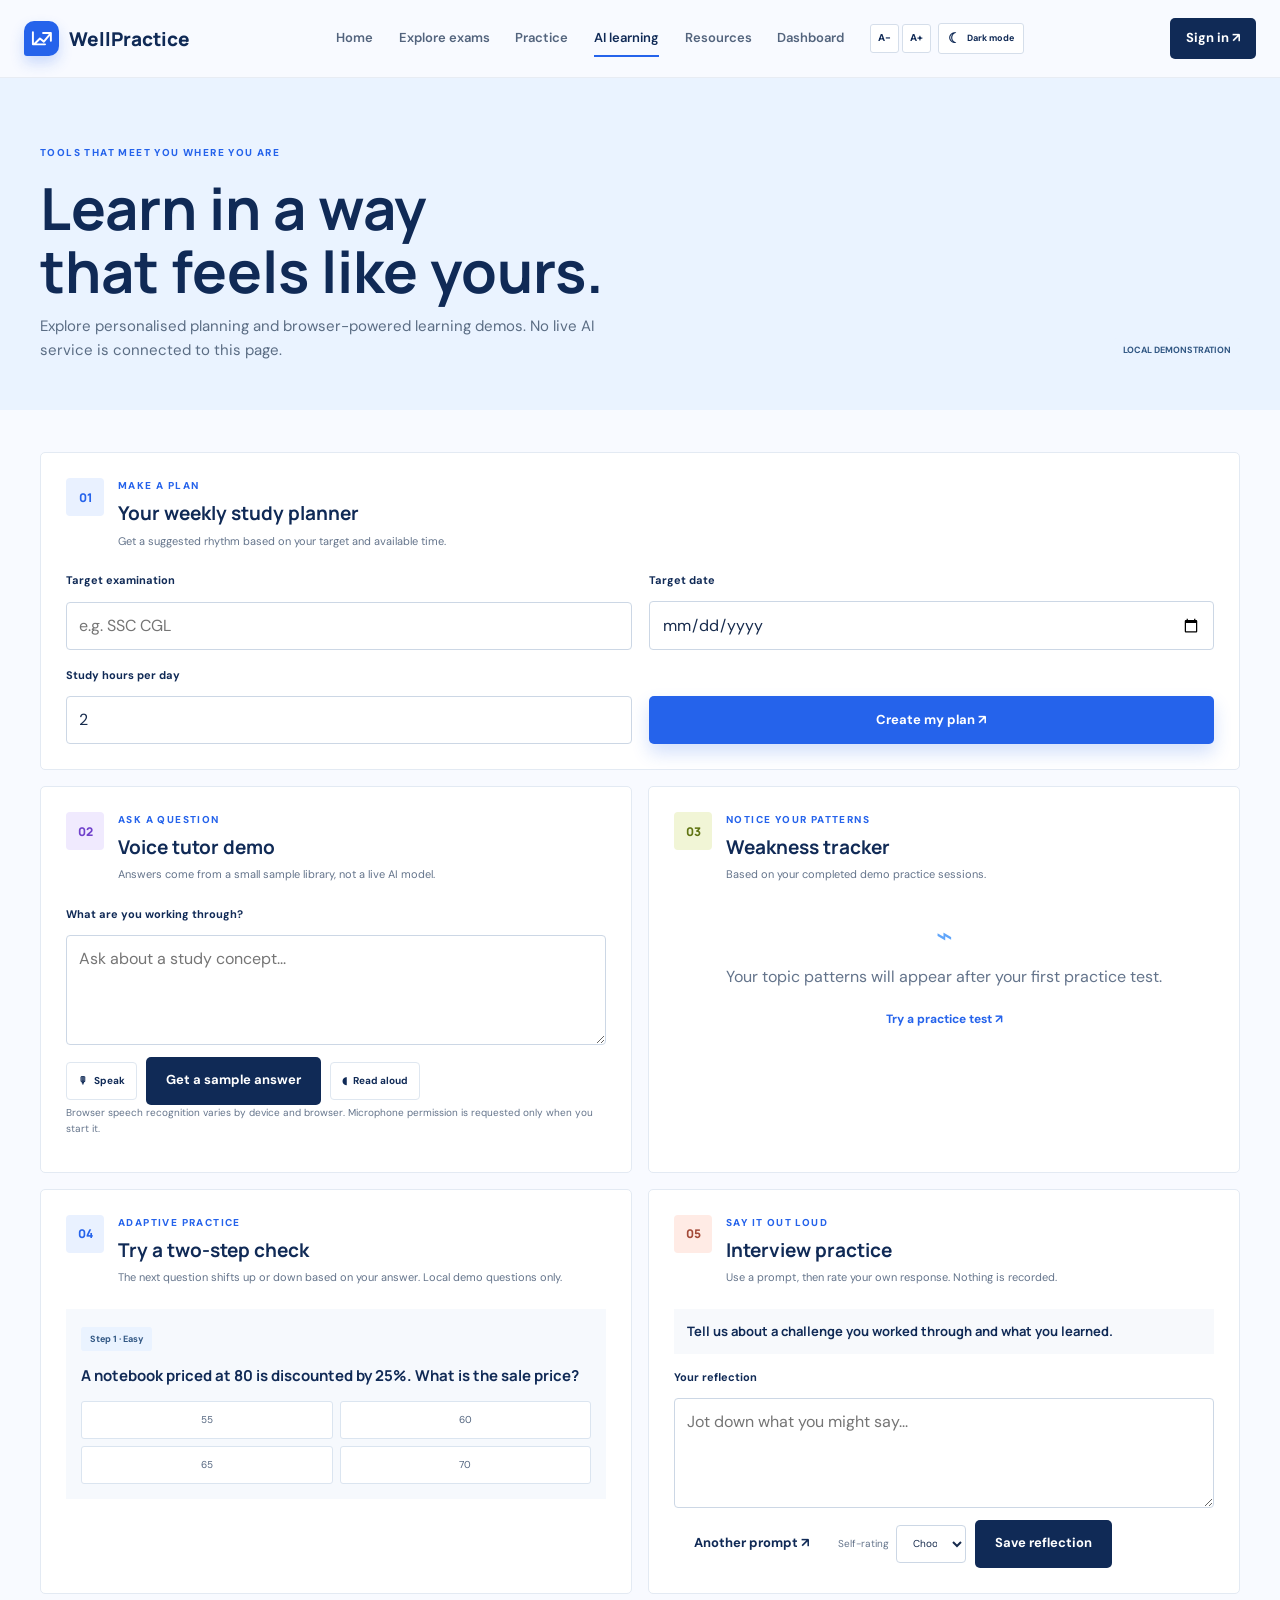
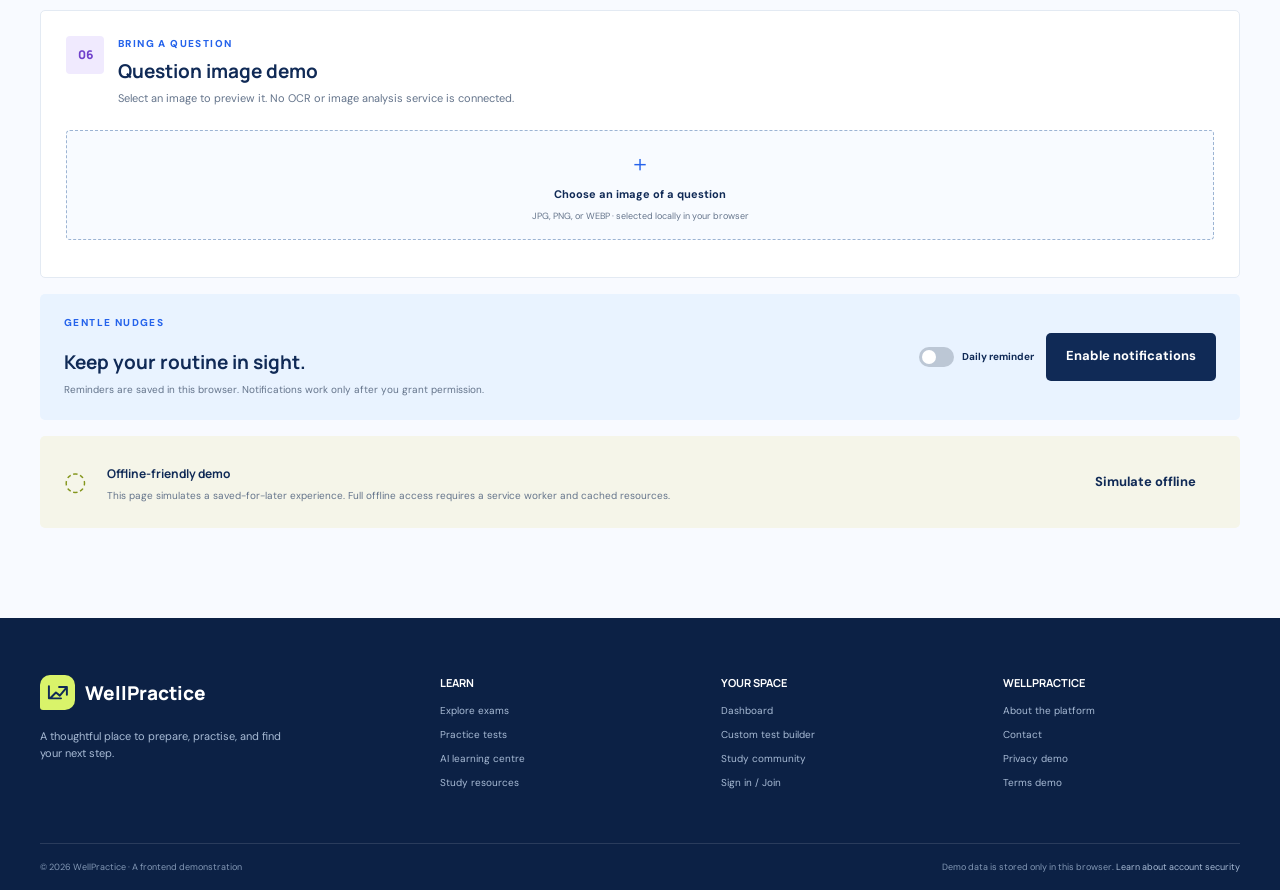
<file: ai-learning.html>
<!doctype html>
<html lang="en"><head><meta charset="utf-8"><meta name="viewport" content="width=device-width, initial-scale=1"><meta name="theme-color" content="#102a56"><title>AI learning centre — WellPractice</title><link rel="preconnect" href="https://fonts.googleapis.com"><link rel="preconnect" href="https://fonts.gstatic.com" crossorigin><link href="https://fonts.googleapis.com/css2?family=DM+Sans:wght@400;500;600;700&family=Manrope:wght@400;500;600;700;800&display=swap" rel="stylesheet"><link rel="stylesheet" href="css/style.css"><link rel="stylesheet" href="css/responsive.css"><link rel="stylesheet" href="css/animations.css"><link rel="stylesheet" href="css/features.css"><script src="js/main.js" defer></script><script src="js/question-bank.js" defer></script><script src="js/ai-learning.js" defer></script></head>
<body data-page="ai-learning"><a class="skip-link" href="#main">Skip to content</a><div id="site-header"></div><main id="main"><section class="page-hero"><div class="page-wrap page-hero-inner"><div><p class="eyebrow">TOOLS THAT MEET YOU WHERE YOU ARE</p><h1>Learn in a way<br>that feels like yours.</h1><p>Explore personalised planning and browser-powered learning demos. No live AI service is connected to this page.</p></div><span class="chip">LOCAL DEMONSTRATION</span></div></section><section class="page-wrap page-content ai-tools"><section class="tool-panel panel" id="study-planner"><div class="tool-heading"><span class="tool-number">01</span><div><p class="eyebrow">MAKE A PLAN</p><h2>Your weekly study planner</h2><p>Get a suggested rhythm based on your target and available time.</p></div></div><form id="planner-form" class="form-grid"><label class="form-field"><span class="field-label">Target examination</span><input id="planner-exam" class="field" required placeholder="e.g. SSC CGL"></label><label class="form-field"><span class="field-label">Target date</span><input id="planner-date" class="field" type="date" required></label><label class="form-field"><span class="field-label">Study hours per day</span><input id="planner-hours" class="field" type="number" min="1" max="12" value="2" required></label><div class="form-field form-action"><span class="field-label">&nbsp;</span><button class="button button-primary" type="submit">Create my plan ↗</button></div></form><div id="planner-output" class="planner-output" aria-live="polite"></div></section>
<div class="ai-two-col"><section class="tool-panel panel" id="voice-tutor"><div class="tool-heading"><span class="tool-number tool-purple">02</span><div><p class="eyebrow">ASK A QUESTION</p><h2>Voice tutor demo</h2><p>Answers come from a small sample library, not a live AI model.</p></div></div><label class="form-field"><span class="field-label">What are you working through?</span><textarea id="tutor-question" class="text-area" placeholder="Ask about a study concept..."></textarea></label><div class="tool-actions"><button id="voice-input" class="icon-action" type="button" aria-label="Use microphone">🎙 <span>Speak</span></button><button id="ask-tutor" class="button button-dark" type="button">Get a sample answer</button><button id="read-answer" class="icon-action" type="button" aria-label="Read answer aloud">◖ <span>Read aloud</span></button></div><p class="helper-text">Browser speech recognition varies by device and browser. Microphone permission is requested only when you start it.</p><div id="tutor-answer" class="answer-box" aria-live="polite"></div></section>
<section class="tool-panel panel" id="weakness-tracker"><div class="tool-heading"><span class="tool-number tool-lime">03</span><div><p class="eyebrow">NOTICE YOUR PATTERNS</p><h2>Weakness tracker</h2><p>Based on your completed demo practice sessions.</p></div></div><div id="weakness-output" class="weakness-output"></div></section></div>
<div class="ai-two-col"><section class="tool-panel panel" id="adaptive-test"><div class="tool-heading"><span class="tool-number">04</span><div><p class="eyebrow">ADAPTIVE PRACTICE</p><h2>Try a two-step check</h2><p>The next question shifts up or down based on your answer. Local demo questions only.</p></div></div><div id="adaptive-question" class="adaptive-box"></div><div id="adaptive-feedback" class="answer-box" aria-live="polite"></div></section>
<section class="tool-panel panel" id="interview-practice"><div class="tool-heading"><span class="tool-number tool-coral">05</span><div><p class="eyebrow">SAY IT OUT LOUD</p><h2>Interview practice</h2><p>Use a prompt, then rate your own response. Nothing is recorded.</p></div></div><div class="interview-prompt" id="interview-prompt">Tell us about a challenge you worked through and what you learned.</div><label class="form-field"><span class="field-label">Your reflection</span><textarea id="interview-response" class="text-area" placeholder="Jot down what you might say..."></textarea></label><div class="tool-actions"><button id="next-interview" class="button button-quiet" type="button">Another prompt ↗</button><label class="rating-control">Self-rating <select id="interview-rating" class="select-field"><option value="">Choose</option><option>1</option><option>2</option><option>3</option><option>4</option><option>5</option></select></label><button id="save-interview" class="button button-dark" type="button">Save reflection</button></div></section></div>
<section class="tool-panel panel" id="question-image"><div class="tool-heading"><span class="tool-number tool-purple">06</span><div><p class="eyebrow">BRING A QUESTION</p><h2>Question image demo</h2><p>Select an image to preview it. No OCR or image analysis service is connected.</p></div></div><label class="file-drop"><span aria-hidden="true">＋</span><strong>Choose an image of a question</strong><small>JPG, PNG, or WEBP · selected locally in your browser</small><input type="file" id="question-file" accept="image/*"></label><div id="image-preview" class="image-preview" aria-live="polite"></div></section>
<section class="reminder-strip"><div><p class="eyebrow">GENTLE NUDGES</p><h2>Keep your routine in sight.</h2><p>Reminders are saved in this browser. Notifications work only after you grant permission.</p></div><div class="reminder-actions"><label class="switch-label"><input id="reminder-toggle" type="checkbox"><span class="switch-ui"></span><span>Daily reminder</span></label><button id="notification-permission" class="button button-dark" type="button">Enable notifications</button></div></section>
<section class="offline-strip"><span class="offline-mark">◌</span><div><b>Offline-friendly demo</b><p>This page simulates a saved-for-later experience. Full offline access requires a service worker and cached resources.</p></div><button id="offline-toggle" class="button button-quiet" type="button" aria-pressed="false">Simulate offline</button></section></section></main><div id="site-footer"></div></body></html>
</file>
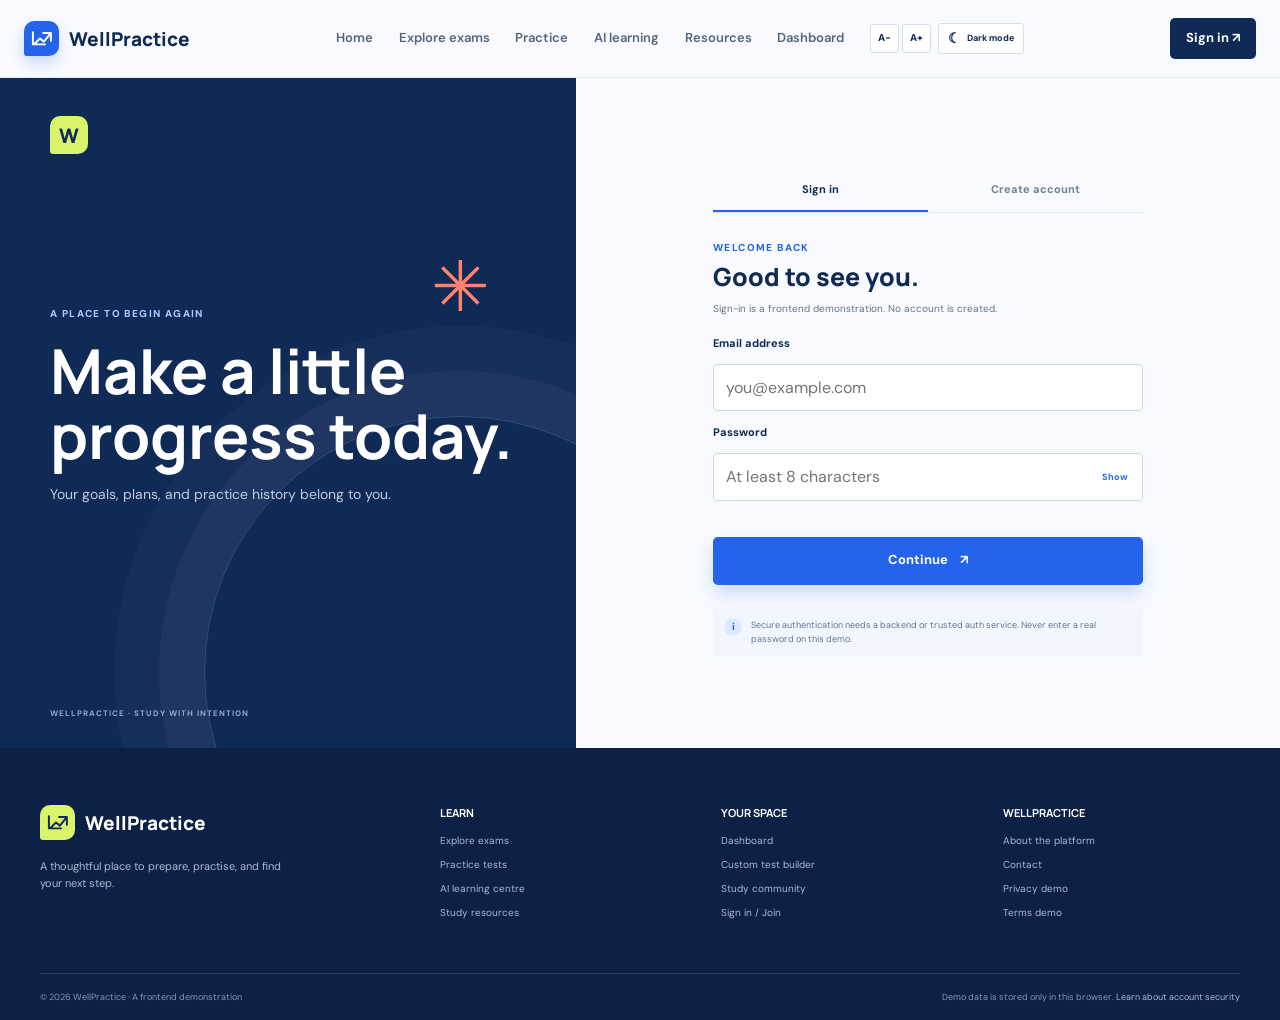
<file: auth.html>
<!doctype html>
<html lang="en"><head><meta charset="utf-8"><meta name="viewport" content="width=device-width, initial-scale=1"><meta name="theme-color" content="#102a56"><title>Sign in or join — WellPractice</title><link rel="preconnect" href="https://fonts.googleapis.com"><link rel="preconnect" href="https://fonts.gstatic.com" crossorigin><link href="https://fonts.googleapis.com/css2?family=DM+Sans:wght@400;500;600;700&family=Manrope:wght@400;500;600;700;800&display=swap" rel="stylesheet"><link rel="stylesheet" href="css/style.css"><link rel="stylesheet" href="css/responsive.css"><link rel="stylesheet" href="css/animations.css"><link rel="stylesheet" href="css/features.css"><script src="js/main.js" defer></script><script src="js/auth.js" defer></script></head>
<body data-page="auth"><a class="skip-link" href="#main">Skip to content</a><div id="site-header"></div><main id="main"><section class="auth-layout"><div class="auth-visual"><span class="auth-visual-mark">W</span><p class="eyebrow eyebrow-light">A PLACE TO BEGIN AGAIN</p><h1>Make a little<br>progress today.</h1><p>Your goals, plans, and practice history belong to you.</p><span class="auth-decoration">✳</span><div class="auth-visual-foot">WELLPRACTICE · STUDY WITH INTENTION</div></div><section class="auth-form-side"><div class="auth-card"><div class="auth-tabs" role="tablist" aria-label="Account options"><button id="login-tab" class="auth-tab is-active" type="button" role="tab" aria-selected="true" aria-controls="login-panel">Sign in</button><button id="register-tab" class="auth-tab" type="button" role="tab" aria-selected="false" aria-controls="register-panel">Create account</button></div><form id="login-panel" class="auth-form" novalidate><p class="eyebrow">WELCOME BACK</p><h2>Good to see you.</h2><p class="auth-description">Sign-in is a frontend demonstration. No account is created.</p><label class="form-field"><span class="field-label">Email address</span><input class="field" type="email" id="login-email" autocomplete="email" required placeholder="you@example.com"></label><label class="form-field"><span class="field-label">Password</span><span class="password-wrap"><input class="field" type="password" id="login-password" autocomplete="current-password" required minlength="8" placeholder="At least 8 characters"><button class="password-toggle" type="button" data-password-target="login-password" aria-label="Show password">Show</button></span></label><p id="login-error" class="error-text" role="alert"></p><button class="button button-primary full-button" type="submit">Continue <span aria-hidden="true">↗</span></button></form><form id="register-panel" class="auth-form" novalidate hidden><p class="eyebrow">MAKE YOUR SPACE</p><h2>Start with your name.</h2><p class="auth-description">Registration is a frontend demonstration. No password is stored.</p><label class="form-field"><span class="field-label">Name</span><input class="field" id="register-name" autocomplete="name" required minlength="2" placeholder="Your name"></label><label class="form-field"><span class="field-label">Email address</span><input class="field" type="email" id="register-email" autocomplete="email" required placeholder="you@example.com"></label><label class="form-field"><span class="field-label">Password</span><span class="password-wrap"><input class="field" type="password" id="register-password" autocomplete="new-password" required minlength="8" placeholder="At least 8 characters"><button class="password-toggle" type="button" data-password-target="register-password" aria-label="Show password">Show</button></span><small class="helper-text">Use 8+ characters with a number and a letter.</small></label><p id="register-error" class="error-text" role="alert"></p><button class="button button-primary full-button" type="submit">Create demo account ↗</button></form><div class="security-note"><span>i</span><p>Secure authentication needs a backend or trusted auth service. Never enter a real password on this demo.</p></div></div></section></section></main><div id="site-footer"></div></body></html>
</file>
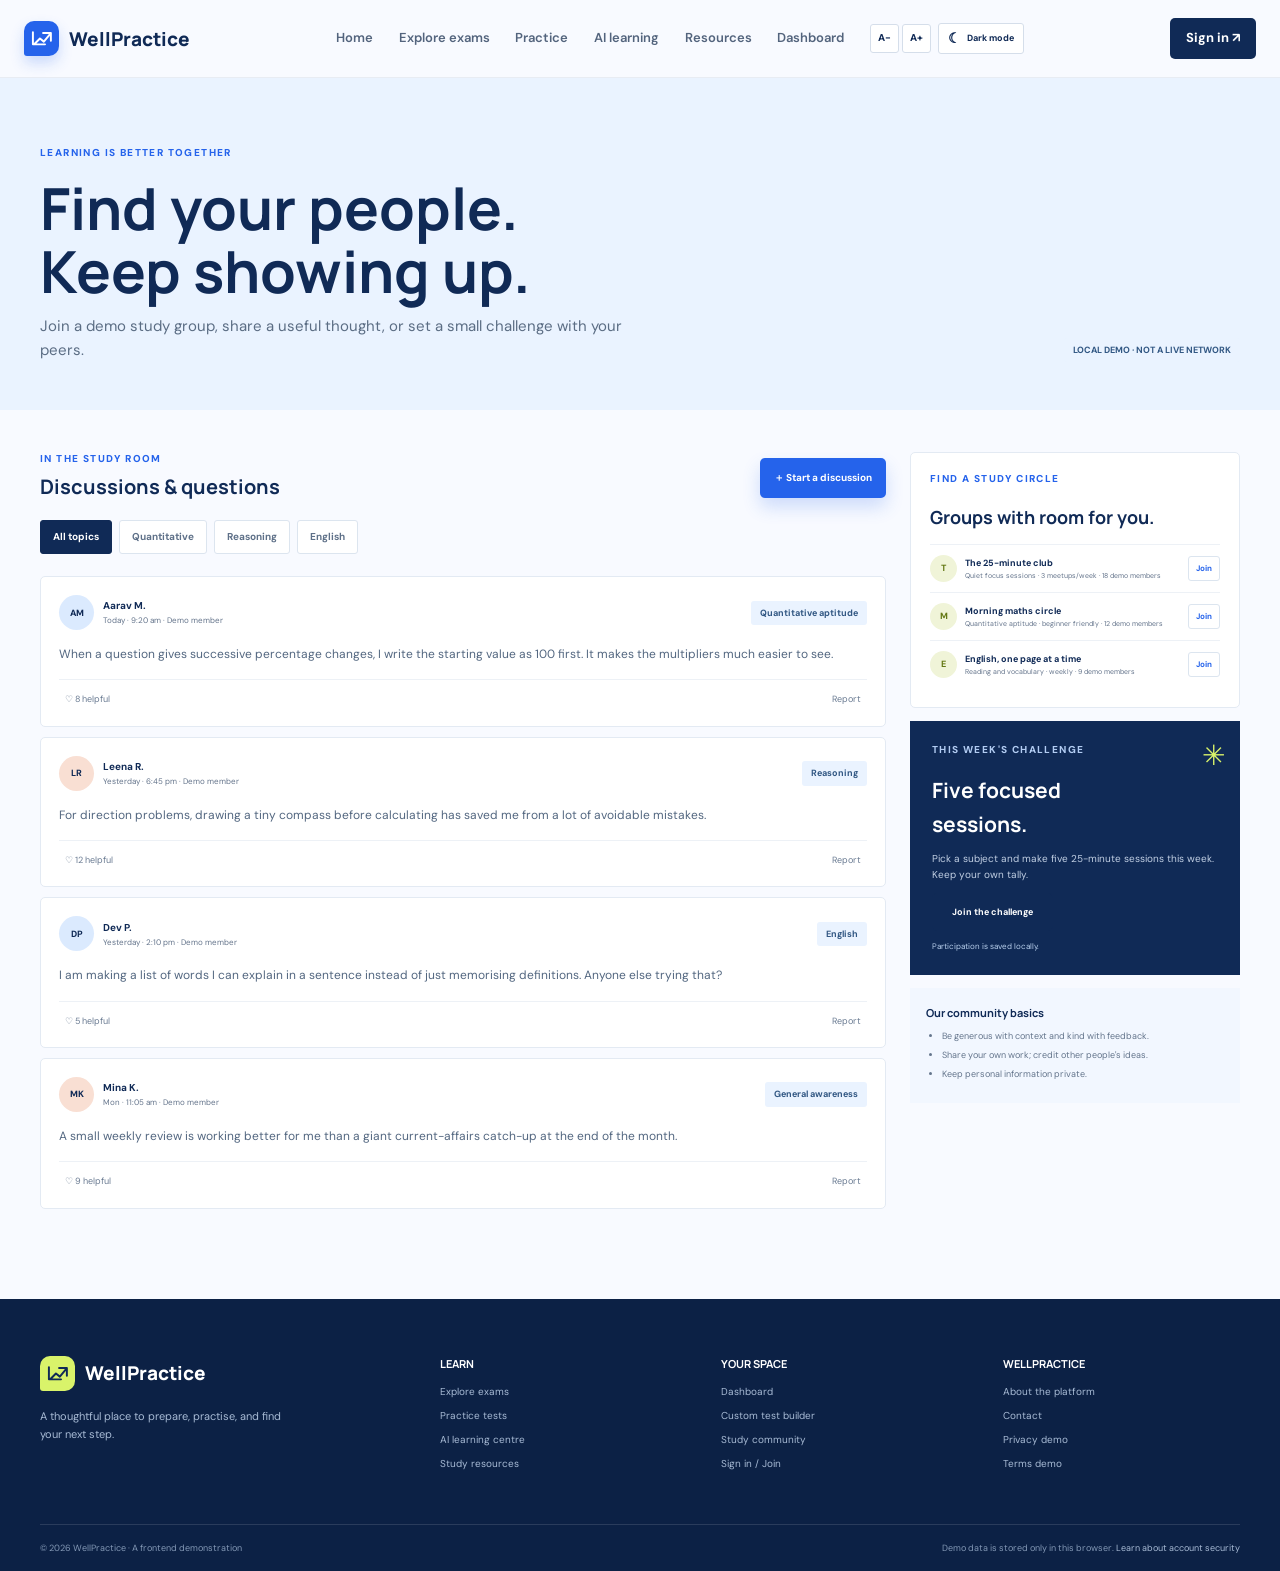
<file: community.html>
<!doctype html>
<html lang="en"><head><meta charset="utf-8"><meta name="viewport" content="width=device-width, initial-scale=1"><meta name="theme-color" content="#102a56"><title>Study community — WellPractice</title><link rel="preconnect" href="https://fonts.googleapis.com"><link rel="preconnect" href="https://fonts.gstatic.com" crossorigin><link href="https://fonts.googleapis.com/css2?family=DM+Sans:wght@400;500;600;700&family=Manrope:wght@400;500;600;700;800&display=swap" rel="stylesheet"><link rel="stylesheet" href="css/style.css"><link rel="stylesheet" href="css/responsive.css"><link rel="stylesheet" href="css/animations.css"><link rel="stylesheet" href="css/features.css"><script src="js/main.js" defer></script><script src="js/community.js" defer></script></head>
<body data-page="community"><a class="skip-link" href="#main">Skip to content</a><div id="site-header"></div><main id="main"><section class="page-hero"><div class="page-wrap page-hero-inner"><div><p class="eyebrow">LEARNING IS BETTER TOGETHER</p><h1>Find your people.<br>Keep showing up.</h1><p>Join a demo study group, share a useful thought, or set a small challenge with your peers.</p></div><span class="chip">LOCAL DEMO · NOT A LIVE NETWORK</span></div></section><section class="page-wrap page-content community-layout"><div class="community-main"><div class="community-toolbar"><div><p class="eyebrow">IN THE STUDY ROOM</p><h2>Discussions & questions</h2></div><button id="new-post-open" class="button button-primary" type="button">＋ Start a discussion</button></div><div class="community-filters" role="group" aria-label="Filter discussions"><button class="filter-pill is-active" data-community-filter="All" type="button">All topics</button><button class="filter-pill" data-community-filter="Quantitative aptitude" type="button">Quantitative</button><button class="filter-pill" data-community-filter="Reasoning" type="button">Reasoning</button><button class="filter-pill" data-community-filter="English" type="button">English</button></div><div id="community-posts" class="post-list"></div></div><aside class="community-aside"><section class="panel group-panel"><p class="eyebrow">FIND A STUDY CIRCLE</p><h2>Groups with room for you.</h2><div id="study-groups"></div></section><section class="challenge-panel"><span class="challenge-star">✳</span><p class="eyebrow">THIS WEEK'S CHALLENGE</p><h2>Five focused sessions.</h2><p>Pick a subject and make five 25-minute sessions this week. Keep your own tally.</p><button id="join-challenge" class="button button-dark" type="button">Join the challenge</button><div id="challenge-status" class="challenge-status"></div></section><section class="guidelines"><h3>Our community basics</h3><ul><li>Be generous with context and kind with feedback.</li><li>Share your own work; credit other people's ideas.</li><li>Keep personal information private.</li></ul></section></aside></section><div id="post-dialog" class="reader-modal post-dialog" hidden role="dialog" aria-modal="true" aria-labelledby="post-dialog-title"><button id="post-close" class="modal-close" aria-label="Close">×</button><p class="eyebrow">START A DISCUSSION</p><h2 id="post-dialog-title">What are you working through?</h2><form id="post-form"><label class="form-field"><span class="field-label">Topic</span><select id="post-subject" class="select-field"><option>Quantitative aptitude</option><option>Reasoning</option><option>English</option><option>General awareness</option></select></label><label class="form-field"><span class="field-label">Your post</span><textarea id="post-content" class="text-area" required maxlength="400" placeholder="Share a question, a useful tip, or a small win..."></textarea></label><p class="helper-text">This post is saved locally in your browser and is not visible to other users.</p><button class="button button-primary" type="submit">Post locally ↗</button></form></div><div id="report-dialog" class="reader-modal" hidden role="dialog" aria-modal="true" aria-labelledby="report-title"><button id="report-close" class="modal-close" aria-label="Close">×</button><p class="eyebrow">DEMO MODERATION</p><h2 id="report-title">Report this post?</h2><p>Reporting is a local demonstration and does not alert a moderation team.</p><label class="form-field"><span class="field-label">Reason</span><select id="report-reason" class="select-field"><option>Spam or misleading</option><option>Unkind or inappropriate</option><option>Privacy concern</option><option>Other</option></select></label><button id="report-submit" class="button button-dark" type="button">Submit demo report</button></div></main><div id="site-footer"></div></body></html>
</file>
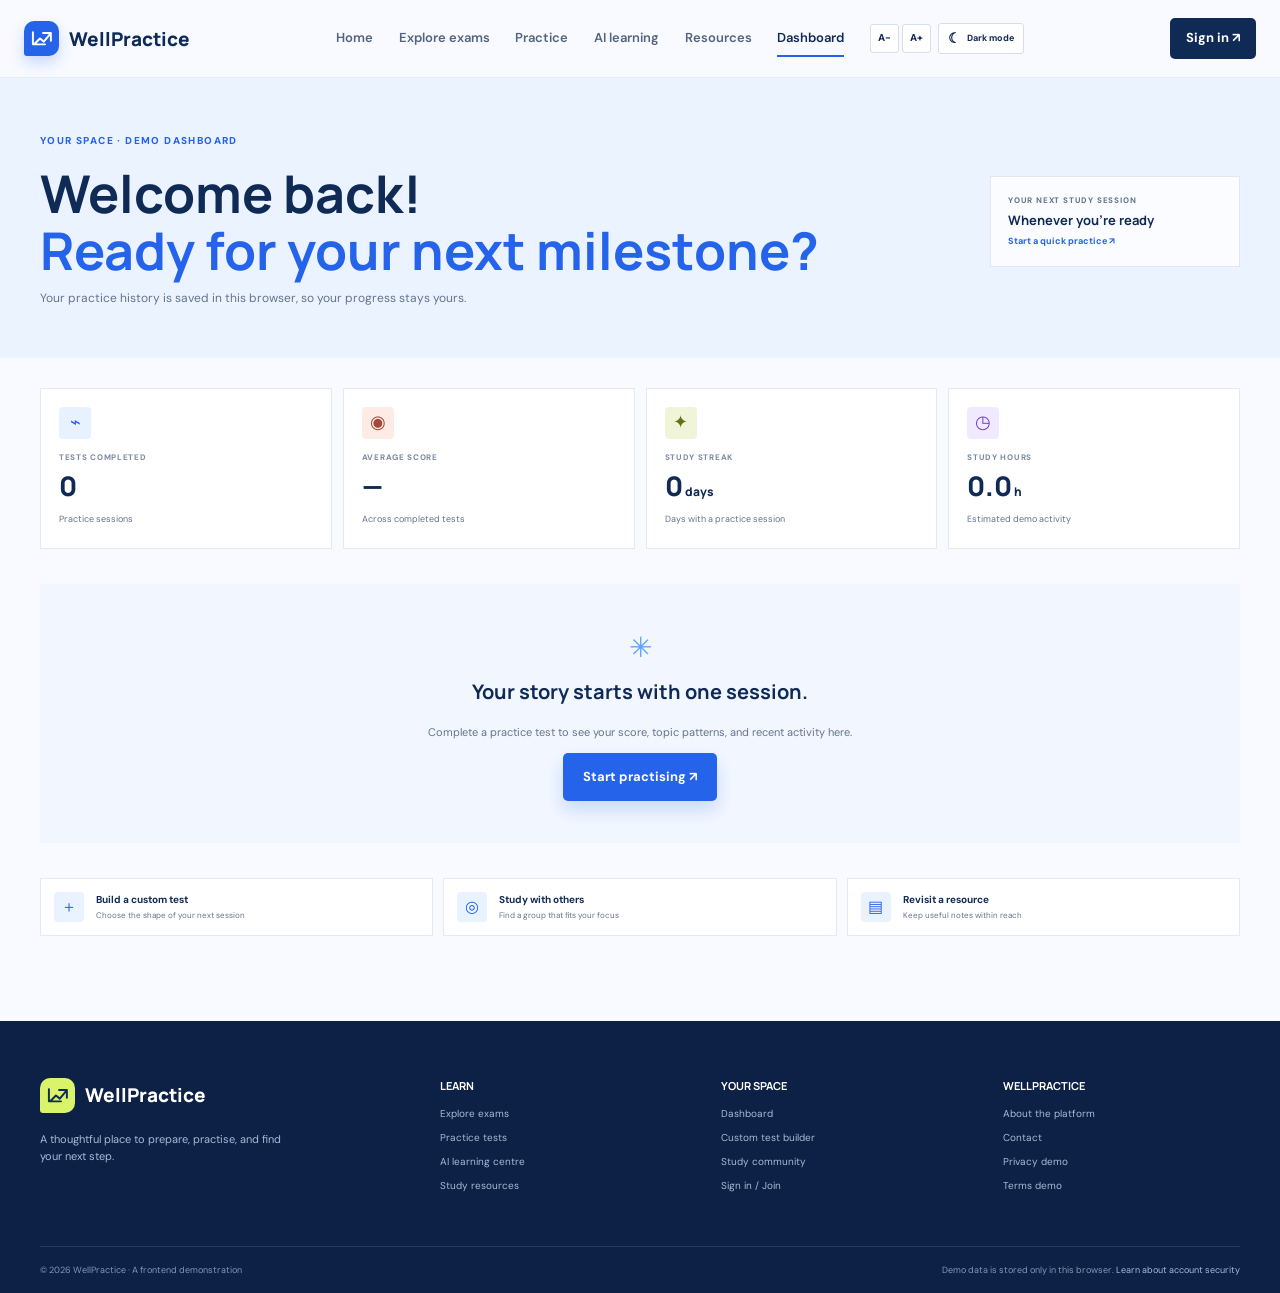
<file: dashboard.html>
<!doctype html>
<html lang="en"><head><meta charset="utf-8"><meta name="viewport" content="width=device-width, initial-scale=1"><meta name="theme-color" content="#102a56"><title>Your dashboard — WellPractice</title><link rel="preconnect" href="https://fonts.googleapis.com"><link rel="preconnect" href="https://fonts.gstatic.com" crossorigin><link href="https://fonts.googleapis.com/css2?family=DM+Sans:wght@400;500;600;700&family=Manrope:wght@400;500;600;700;800&display=swap" rel="stylesheet"><link rel="stylesheet" href="css/style.css"><link rel="stylesheet" href="css/responsive.css"><link rel="stylesheet" href="css/animations.css"><link rel="stylesheet" href="css/features.css"><script src="js/main.js" defer></script><script src="js/dashboard.js" defer></script></head>
<body data-page="dashboard"><a class="skip-link" href="#main">Skip to content</a><div id="site-header"></div><main id="main"><section class="dashboard-welcome"><div class="page-wrap welcome-inner"><div><p class="eyebrow">YOUR SPACE · DEMO DASHBOARD</p><h1>Welcome back!<br><span>Ready for your next milestone?</span></h1><p>Your practice history is saved in this browser, so your progress stays yours.</p></div><div class="countdown-card"><span>YOUR NEXT STUDY SESSION</span><strong id="dashboard-next-session">Whenever you’re ready</strong><a href="practice.html">Start a quick practice ↗</a></div></div></section><section class="page-wrap dashboard-content"><section class="summary-grid" aria-label="Study summary"><div class="summary-card"><span class="summary-icon blue-icon">⌁</span><span class="summary-label">TESTS COMPLETED</span><strong id="dash-tests">0</strong><small>Practice sessions</small></div><div class="summary-card"><span class="summary-icon coral-icon">◉</span><span class="summary-label">AVERAGE SCORE</span><strong id="dash-average">—<small>%</small></strong><small>Across completed tests</small></div><div class="summary-card"><span class="summary-icon lime-icon">✦</span><span class="summary-label">STUDY STREAK</span><strong id="dash-streak">0<small> days</small></strong><small>Days with a practice session</small></div><div class="summary-card"><span class="summary-icon purple-icon">◷</span><span class="summary-label">STUDY HOURS</span><strong id="dash-hours">0<small> h</small></strong><small>Estimated demo activity</small></div></section>
<div id="dashboard-empty" class="empty-state dashboard-empty"><span class="empty-illustration">✳</span><h2>Your story starts with one session.</h2><p>Complete a practice test to see your score, topic patterns, and recent activity here.</p><a class="button button-primary" href="practice.html">Start practising ↗</a></div>
<div id="dashboard-panels" class="dashboard-panels" hidden><section class="panel weekly-panel"><div class="panel-title-row"><div><p class="eyebrow">YOUR RHYTHM</p><h2>Weekly study activity</h2></div><span class="chip">SAMPLE TRACKER</span></div><div id="weekly-chart" class="weekly-chart" role="img" aria-label="Weekly study activity chart"></div></section><section class="panel subject-panel"><div class="panel-title-row"><div><p class="eyebrow">TOPIC BY TOPIC</p><h2>Subject performance</h2></div><a class="text-link" href="practice.html">Practise more ↗</a></div><div id="subject-performance" class="subject-performance"></div></section><section class="panel today-panel"><div class="panel-title-row"><div><p class="eyebrow">A PLAN THAT CAN CHANGE</p><h2>Today's study plan</h2></div><a class="text-link" href="ai-learning.html">Edit plan ↗</a></div><div id="dashboard-plan" class="dashboard-plan"></div></section><section class="panel weak-panel"><div class="panel-title-row"><div><p class="eyebrow">A USEFUL NEXT STEP</p><h2>Topics to revisit</h2></div></div><div id="dashboard-weak"></div></section><section class="panel recent-panel"><div class="panel-title-row"><div><p class="eyebrow">PICK UP THE THREAD</p><h2>Recent practice</h2></div></div><div id="recent-tests"></div></section><section class="panel badge-panel"><div class="panel-title-row"><div><p class="eyebrow">MILESTONES, NOT PRESSURE</p><h2>Achievements</h2></div></div><div id="achievements" class="achievement-list"></div></section></div><div class="dashboard-shortcuts"><a href="test-builder.html"><span>＋</span><b>Build a custom test</b><small>Choose the shape of your next session</small></a><a href="community.html"><span>◎</span><b>Study with others</b><small>Find a group that fits your focus</small></a><a href="resources.html"><span>▤</span><b>Revisit a resource</b><small>Keep useful notes within reach</small></a></div></section></main><div id="site-footer"></div></body></html>
</file>
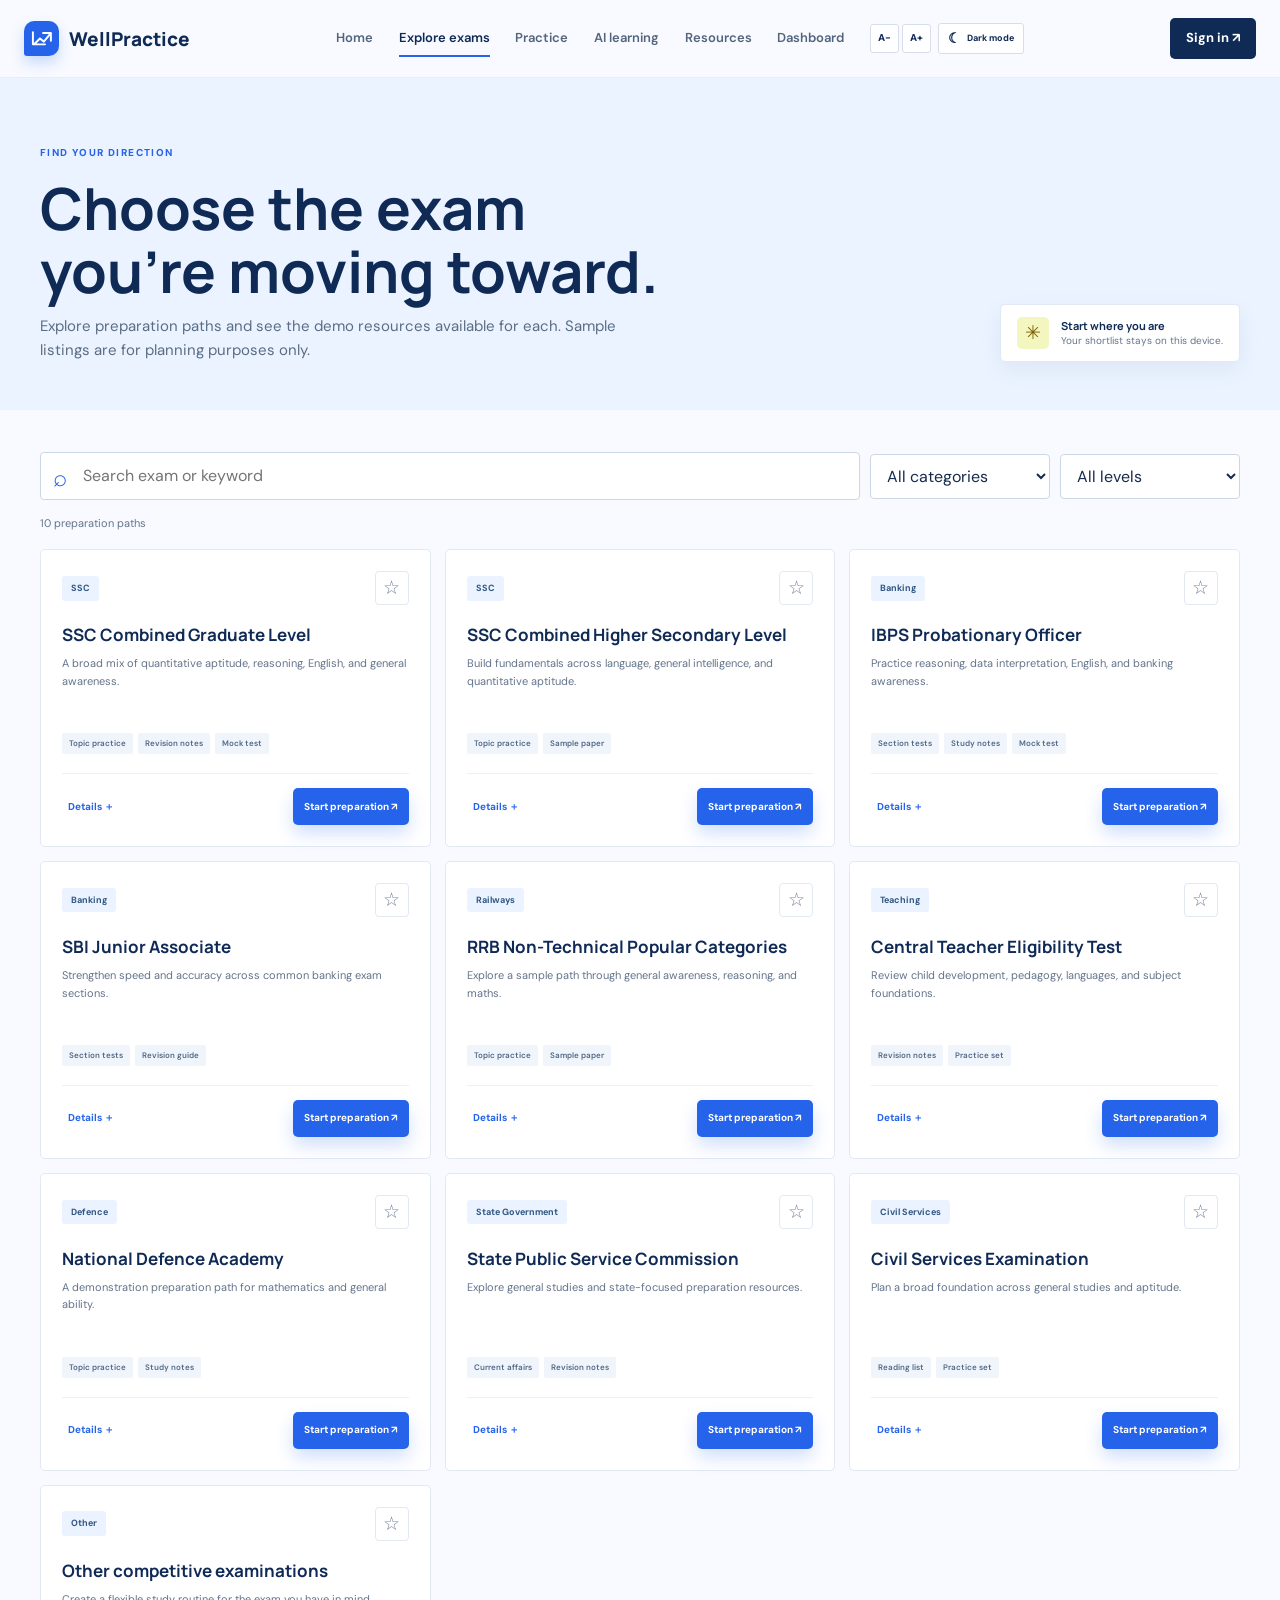
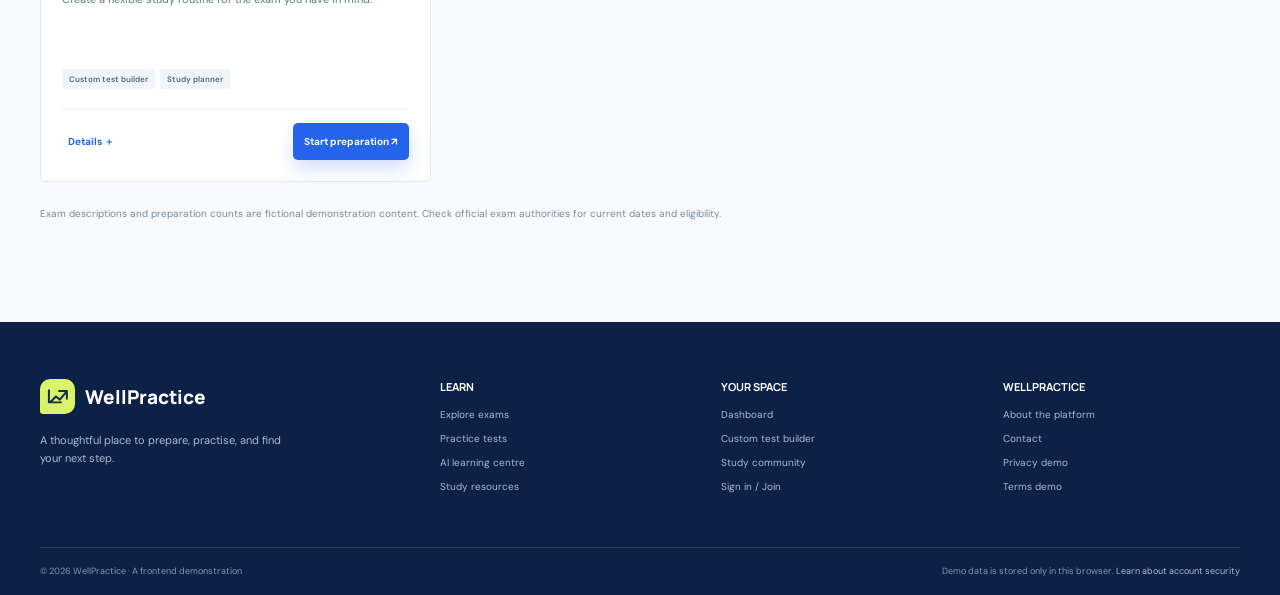
<file: exams.html>
<!doctype html>
<html lang="en"><head><meta charset="utf-8"><meta name="viewport" content="width=device-width, initial-scale=1"><meta name="theme-color" content="#102a56"><title>Explore exams — WellPractice</title><link rel="preconnect" href="https://fonts.googleapis.com"><link rel="preconnect" href="https://fonts.gstatic.com" crossorigin><link href="https://fonts.googleapis.com/css2?family=DM+Sans:wght@400;500;600;700&family=Manrope:wght@400;500;600;700;800&display=swap" rel="stylesheet"><link rel="stylesheet" href="css/style.css"><link rel="stylesheet" href="css/responsive.css"><link rel="stylesheet" href="css/animations.css"><script src="js/main.js" defer></script></head>
<html lang="en"><head><meta charset="utf-8"><meta name="viewport" content="width=device-width, initial-scale=1"><meta name="theme-color" content="#102a56"><title>Explore exams — WellPractice</title><link rel="preconnect" href="https://fonts.googleapis.com"><link rel="preconnect" href="https://fonts.gstatic.com" crossorigin><link href="https://fonts.googleapis.com/css2?family=DM+Sans:wght@400;500;600;700&family=Manrope:wght@400;500;600;700;800&display=swap" rel="stylesheet"><link rel="stylesheet" href="css/style.css"><link rel="stylesheet" href="css/responsive.css"><link rel="stylesheet" href="css/animations.css"><link rel="stylesheet" href="css/features.css"><script src="js/main.js" defer></script></head>
<body data-page="exams"><a class="skip-link" href="#main">Skip to content</a><div id="site-header"></div><main id="main"><section class="page-hero"><div class="page-wrap page-hero-inner"><div><p class="eyebrow">FIND YOUR DIRECTION</p><h1>Choose the exam<br>you’re moving toward.</h1><p>Explore preparation paths and see the demo resources available for each. Sample listings are for planning purposes only.</p></div><div class="hero-side-note"><span class="note-icon note-sun">✳</span><span><b>Start where you are</b><small>Your shortlist stays on this device.</small></span></div></div></section><section class="page-wrap page-content"><div class="page-toolbar exam-filters"><label class="search-box"><span aria-hidden="true">⌕</span><input id="exam-search" class="field" type="search" placeholder="Search exam or keyword" aria-label="Search exams"></label><label class="filter-label"><span class="sr-only">Category</span><select id="exam-category" class="select-field"><option value="">All categories</option><option>SSC</option><option>Banking</option><option>Railways</option><option>Teaching</option><option>Defence</option><option>State Government</option><option>Civil Services</option><option>Other</option></select></label><label class="filter-label"><span class="sr-only">Level</span><select id="exam-level" class="select-field"><option value="">All levels</option><option>National</option><option>State</option><option>Eligibility</option></select></label></div><p id="exam-count" class="result-count" aria-live="polite"></p><div id="exam-grid" class="discovery-grid" aria-live="polite"></div><p class="data-note">Exam descriptions and preparation counts are fictional demonstration content. Check official exam authorities for current dates and eligibility.</p></section></main><div id="site-footer"></div><script src="js/discovery.js" defer></script></body></html>
</file>
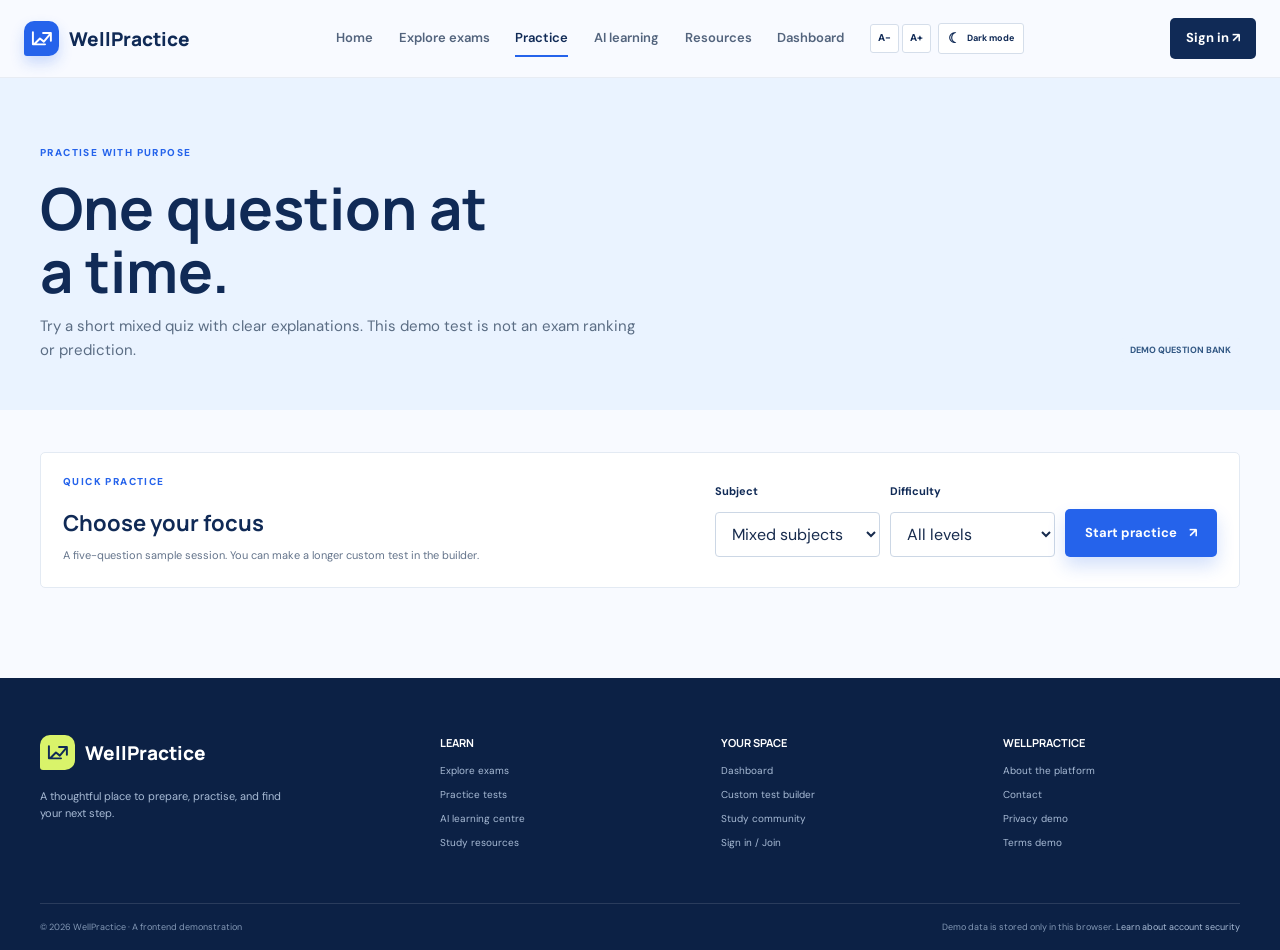
<file: practice.html>
<!doctype html>
<html lang="en"><head><meta charset="utf-8"><meta name="viewport" content="width=device-width, initial-scale=1"><meta name="theme-color" content="#102a56"><title>Practice tests — WellPractice</title><link rel="preconnect" href="https://fonts.googleapis.com"><link rel="preconnect" href="https://fonts.gstatic.com" crossorigin><link href="https://fonts.googleapis.com/css2?family=DM+Sans:wght@400;500;600;700&family=Manrope:wght@400;500;600;700;800&display=swap" rel="stylesheet"><link rel="stylesheet" href="css/style.css"><link rel="stylesheet" href="css/responsive.css"><link rel="stylesheet" href="css/animations.css"><script src="js/main.js" defer></script><script src="js/question-bank.js" defer></script><script src="js/practice.js" defer></script></head>
<html lang="en"><head><meta charset="utf-8"><meta name="viewport" content="width=device-width, initial-scale=1"><meta name="theme-color" content="#102a56"><title>Practice tests — WellPractice</title><link rel="preconnect" href="https://fonts.googleapis.com"><link rel="preconnect" href="https://fonts.gstatic.com" crossorigin><link href="https://fonts.googleapis.com/css2?family=DM+Sans:wght@400;500;600;700&family=Manrope:wght@400;500;600;700;800&display=swap" rel="stylesheet"><link rel="stylesheet" href="css/style.css"><link rel="stylesheet" href="css/responsive.css"><link rel="stylesheet" href="css/animations.css"><link rel="stylesheet" href="css/features.css"><script src="js/main.js" defer></script><script src="js/question-bank.js" defer></script><script src="js/practice.js" defer></script></head>
<body data-page="practice"><a class="skip-link" href="#main">Skip to content</a><div id="site-header"></div><main id="main"><section class="page-hero"><div class="page-wrap page-hero-inner"><div><p class="eyebrow">PRACTISE WITH PURPOSE</p><h1>One question at<br>a time.</h1><p>Try a short mixed quiz with clear explanations. This demo test is not an exam ranking or prediction.</p></div><span class="chip">DEMO QUESTION BANK</span></div></section><section class="page-wrap page-content"><div id="quiz-setup" class="quiz-setup panel"><div><p class="eyebrow">QUICK PRACTICE</p><h2>Choose your focus</h2><p class="muted-copy">A five-question sample session. You can make a longer custom test in the builder.</p></div><div class="setup-controls"><label class="form-field"><span class="field-label">Subject</span><select id="quiz-subject" class="select-field"><option value="All">Mixed subjects</option><option>Quantitative aptitude</option><option>Reasoning</option><option>English</option><option>General awareness</option></select></label><label class="form-field"><span class="field-label">Difficulty</span><select id="quiz-difficulty" class="select-field"><option value="All">All levels</option><option>Easy</option><option>Medium</option><option>Hard</option></select></label><button id="start-quiz" class="button button-primary" type="button">Start practice <span aria-hidden="true">↗</span></button></div></div><section id="quiz-shell" class="quiz-layout" hidden><aside class="quiz-sidebar panel"><div class="timer-block"><span>TIME LEFT</span><strong id="quiz-timer">05:00</strong></div><div class="quiz-progress-line"><span id="quiz-progress-fill"></span></div><p id="question-count" class="question-count"></p><div id="question-nav" class="question-nav" aria-label="Question navigation"></div><button id="submit-quiz" class="button button-dark full-button" type="button">Submit test</button></aside><div class="quiz-main panel"><div class="question-meta"><span id="question-subject" class="chip"></span><button id="mark-review" class="review-button" type="button" aria-pressed="false">☆ <span>Mark for review</span></button></div><h2 id="question-text" class="question-text"></h2><div id="answer-options" class="answer-options"></div><div class="quiz-controls"><button id="previous-question" class="button button-quiet" type="button">← Previous</button><button id="next-question" class="button button-primary" type="button">Next question →</button></div></div></section><section id="quiz-results" class="results-panel panel" hidden aria-live="polite"></section></section></main><div id="site-footer"></div></body></html>
</file>
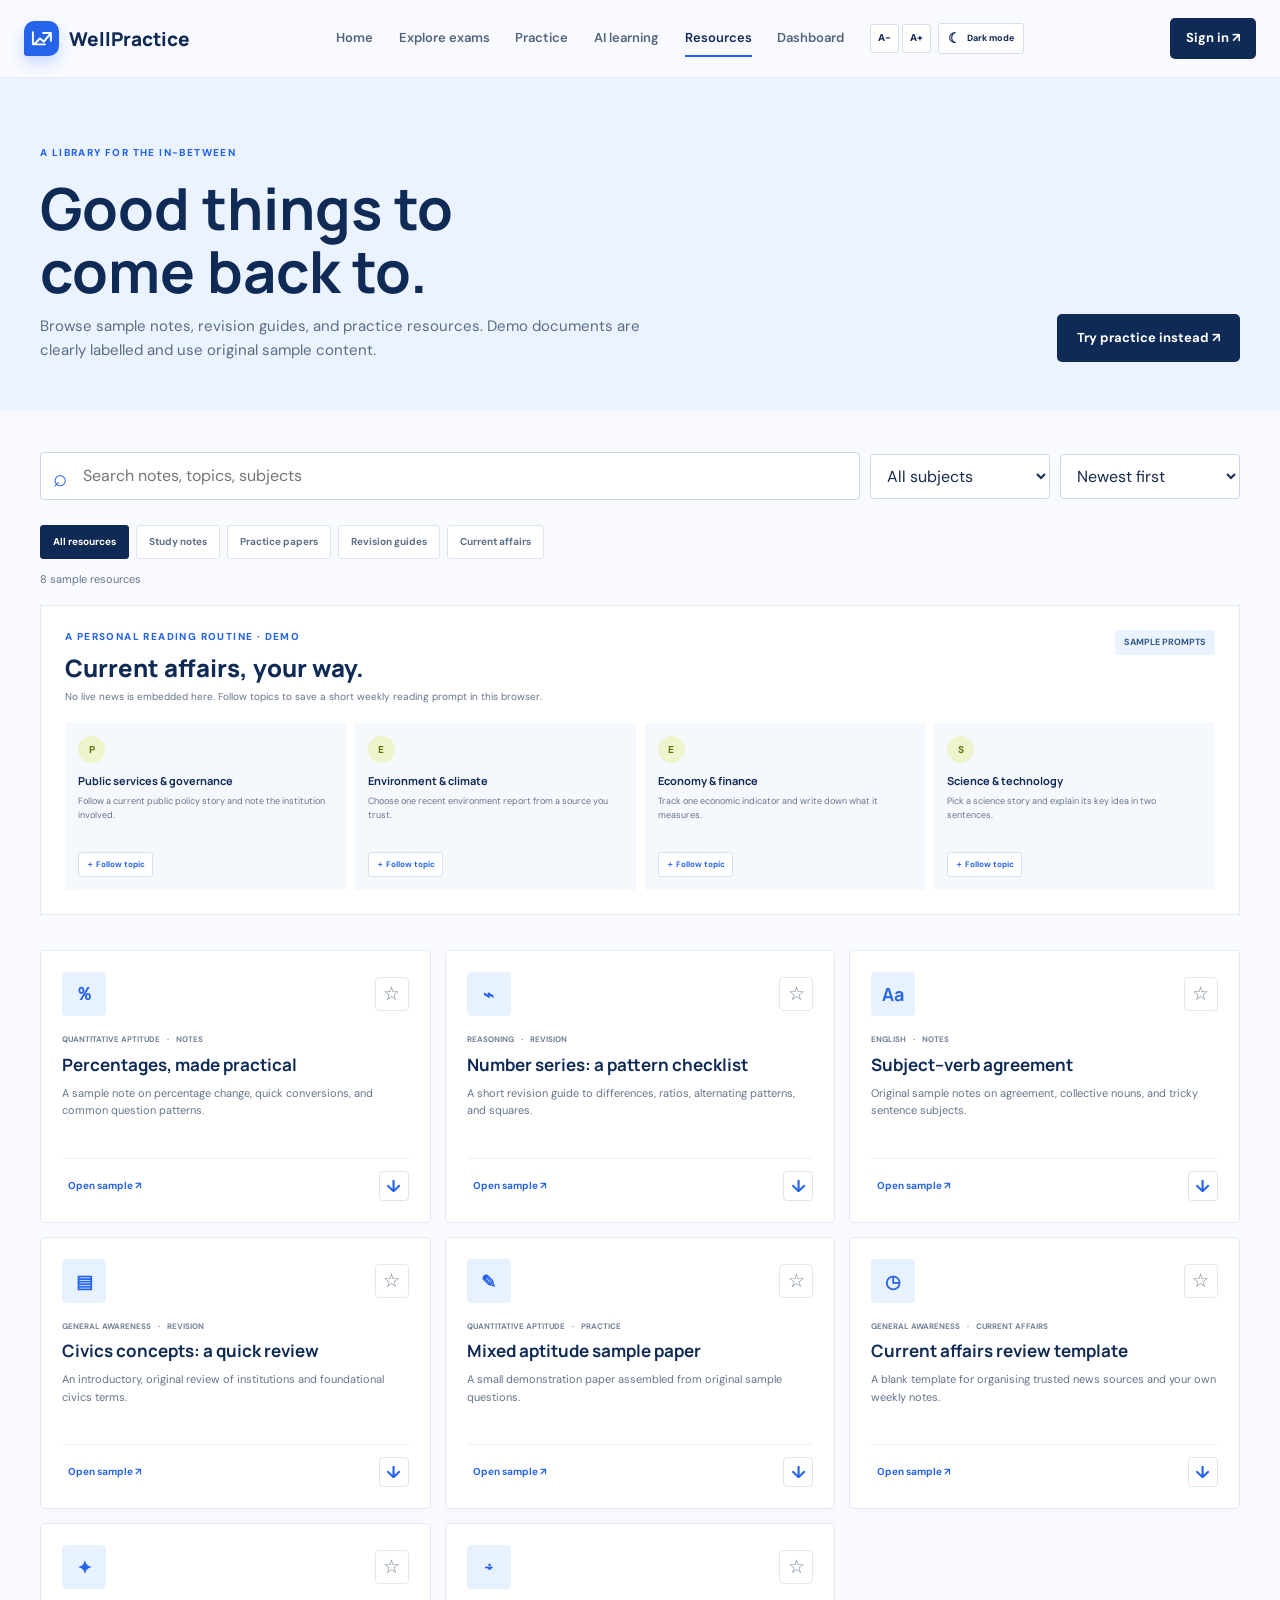
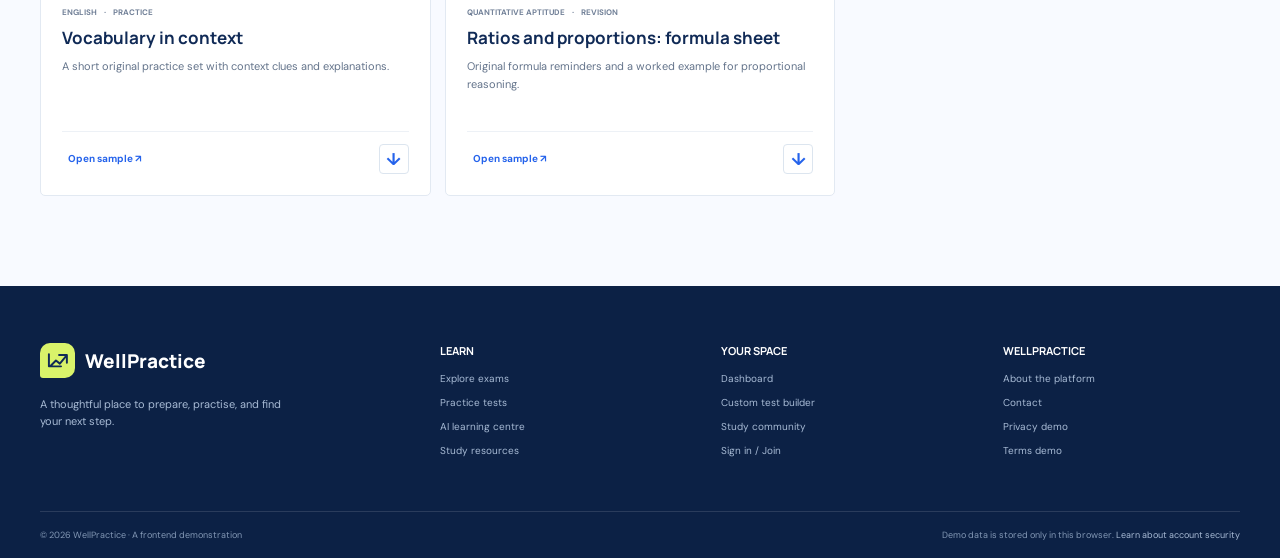
<file: resources.html>
<!doctype html>
<html lang="en"><head><meta charset="utf-8"><meta name="viewport" content="width=device-width, initial-scale=1"><meta name="theme-color" content="#102a56"><title>Study resources — WellPractice</title><link rel="preconnect" href="https://fonts.googleapis.com"><link rel="preconnect" href="https://fonts.gstatic.com" crossorigin><link href="https://fonts.googleapis.com/css2?family=DM+Sans:wght@400;500;600;700&family=Manrope:wght@400;500;600;700;800&display=swap" rel="stylesheet"><link rel="stylesheet" href="css/style.css"><link rel="stylesheet" href="css/responsive.css"><link rel="stylesheet" href="css/animations.css"><link rel="stylesheet" href="css/features.css"><script src="js/main.js" defer></script><script src="js/discovery.js" defer></script></head>
<body data-page="resources"><a class="skip-link" href="#main">Skip to content</a><div id="site-header"></div><main id="main"><section class="page-hero"><div class="page-wrap page-hero-inner"><div><p class="eyebrow">A LIBRARY FOR THE IN-BETWEEN</p><h1>Good things to<br>come back to.</h1><p>Browse sample notes, revision guides, and practice resources. Demo documents are clearly labelled and use original sample content.</p></div><a class="button button-dark" href="practice.html">Try practice instead ↗</a></div></section><section class="page-wrap page-content"><div class="page-toolbar resource-filters"><label class="search-box"><span aria-hidden="true">⌕</span><input id="resource-search" class="field" type="search" placeholder="Search notes, topics, subjects" aria-label="Search study resources"></label><label class="filter-label"><span class="sr-only">Subject</span><select id="resource-subject" class="select-field"><option value="">All subjects</option><option>Quantitative aptitude</option><option>Reasoning</option><option>English</option><option>General awareness</option></select></label><label class="filter-label"><span class="sr-only">Sort resources</span><select id="resource-sort" class="select-field"><option value="newest">Newest first</option><option value="popular">Most popular</option></select></label></div><div class="resource-tabs" role="group" aria-label="Resource type"><button class="filter-pill is-active" type="button" data-resource-type="all">All resources</button><button class="filter-pill" type="button" data-resource-type="Notes">Study notes</button><button class="filter-pill" type="button" data-resource-type="Practice">Practice papers</button><button class="filter-pill" type="button" data-resource-type="Revision">Revision guides</button><button class="filter-pill" type="button" data-resource-type="Current affairs">Current affairs</button></div><p id="resource-count" class="result-count" aria-live="polite"></p><div id="resource-grid" class="resource-grid" aria-live="polite"></div><div id="resource-reader" class="reader-modal" hidden role="dialog" aria-modal="true" aria-labelledby="reader-title"><button id="close-reader" class="modal-close" aria-label="Close sample notes">×</button><p class="eyebrow">ORIGINAL SAMPLE CONTENT</p><h2 id="reader-title"></h2><div id="reader-body" class="reader-body"></div></div></section></main><div id="site-footer"></div></body></html>
</file>
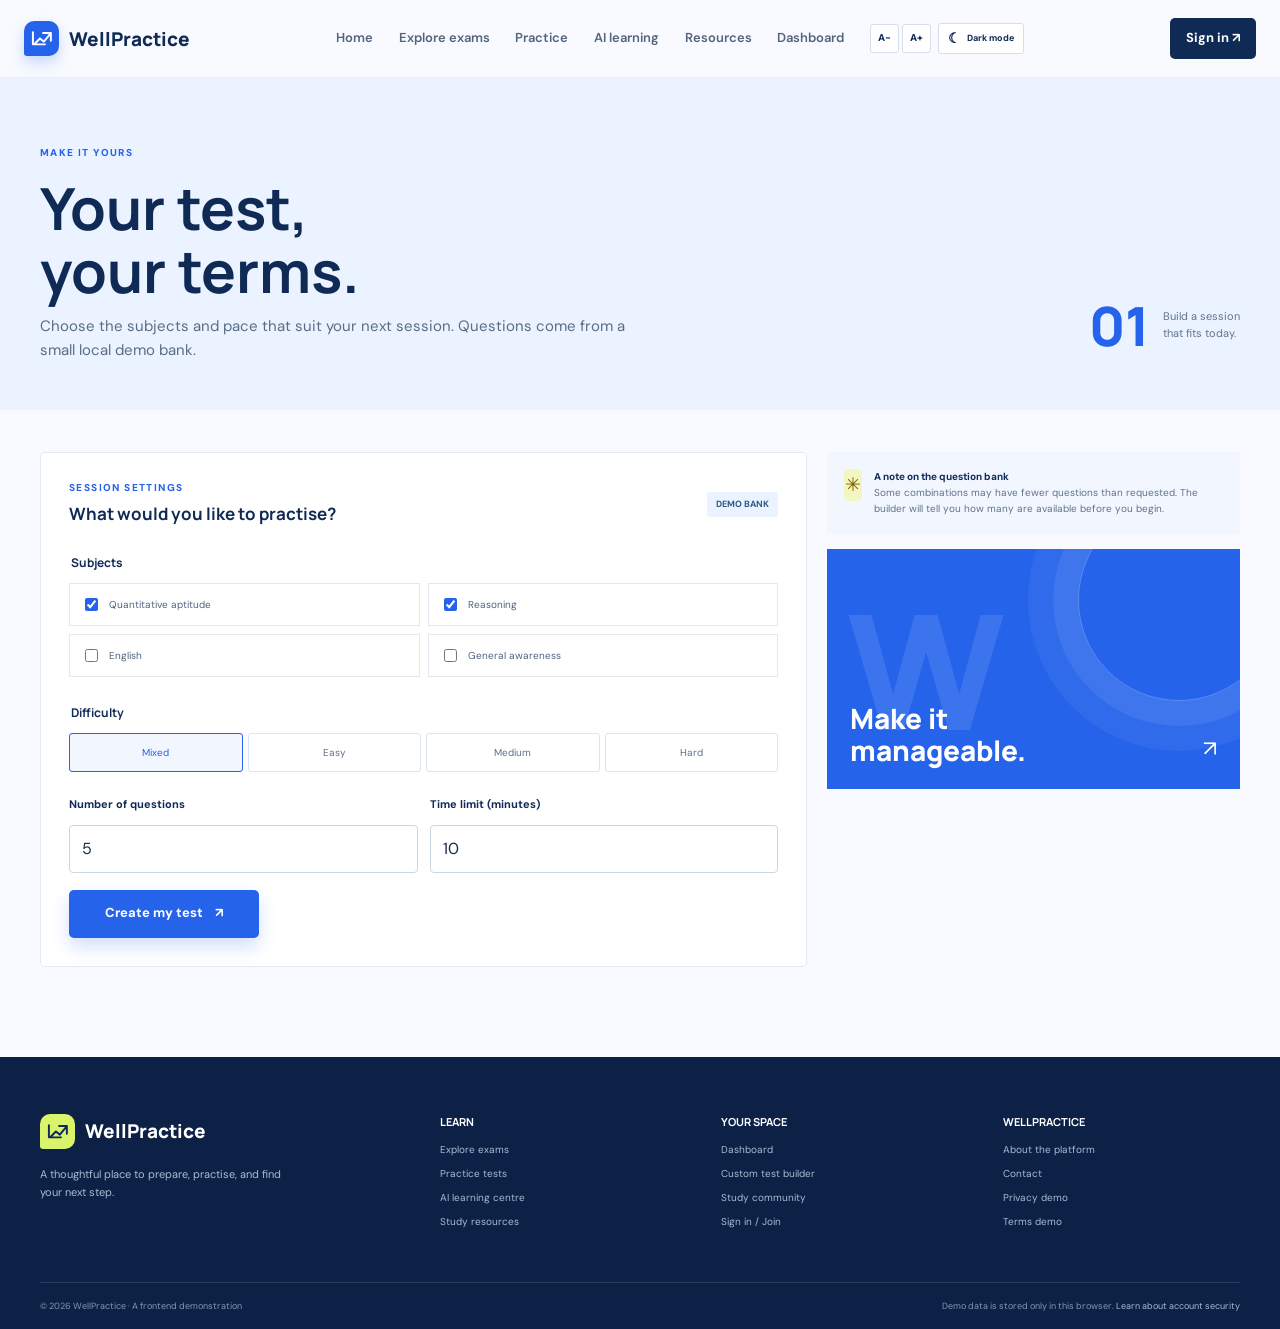
<file: test-builder.html>
<!doctype html>
<html lang="en"><head><meta charset="utf-8"><meta name="viewport" content="width=device-width, initial-scale=1"><meta name="theme-color" content="#102a56"><title>Custom test builder — WellPractice</title><link rel="preconnect" href="https://fonts.googleapis.com"><link rel="preconnect" href="https://fonts.gstatic.com" crossorigin><link href="https://fonts.googleapis.com/css2?family=DM+Sans:wght@400;500;600;700&family=Manrope:wght@400;500;600;700;800&display=swap" rel="stylesheet"><link rel="stylesheet" href="css/style.css"><link rel="stylesheet" href="css/responsive.css"><link rel="stylesheet" href="css/animations.css"><link rel="stylesheet" href="css/features.css"><script src="js/main.js" defer></script><script src="js/question-bank.js" defer></script><script src="js/test-builder.js" defer></script></head>
<body data-page="test-builder"><a class="skip-link" href="#main">Skip to content</a><div id="site-header"></div><main id="main"><section class="page-hero"><div class="page-wrap page-hero-inner"><div><p class="eyebrow">MAKE IT YOURS</p><h1>Your test,<br>your terms.</h1><p>Choose the subjects and pace that suit your next session. Questions come from a small local demo bank.</p></div><div class="builder-counter"><strong>01</strong><span>Build a session<br>that fits today.</span></div></div></section><section class="page-wrap page-content builder-layout"><form id="builder-form" class="builder-form panel"><div class="panel-title-row"><div><p class="eyebrow">SESSION SETTINGS</p><h2>What would you like to practise?</h2></div><span class="chip">DEMO BANK</span></div><fieldset class="builder-fieldset"><legend>Subjects</legend><div class="checkbox-grid"><label class="check-option"><input type="checkbox" name="subject" value="Quantitative aptitude" checked><span>Quantitative aptitude</span></label><label class="check-option"><input type="checkbox" name="subject" value="Reasoning" checked><span>Reasoning</span></label><label class="check-option"><input type="checkbox" name="subject" value="English"><span>English</span></label><label class="check-option"><input type="checkbox" name="subject" value="General awareness"><span>General awareness</span></label></div></fieldset><fieldset class="builder-fieldset"><legend>Difficulty</legend><div class="segmented-control"><label><input type="radio" name="difficulty" value="All" checked><span>Mixed</span></label><label><input type="radio" name="difficulty" value="Easy"><span>Easy</span></label><label><input type="radio" name="difficulty" value="Medium"><span>Medium</span></label><label><input type="radio" name="difficulty" value="Hard"><span>Hard</span></label></div></fieldset><div class="builder-settings"><label class="form-field"><span class="field-label">Number of questions</span><input id="builder-count" class="field" type="number" value="5" min="1" max="20"></label><label class="form-field"><span class="field-label">Time limit (minutes)</span><input id="builder-time" class="field" type="number" value="10" min="1" max="60"></label></div><p id="builder-error" class="error-text" role="alert"></p><button class="button button-primary" type="submit">Create my test <span aria-hidden="true">↗</span></button></form><aside class="builder-aside"><div class="builder-note"><span class="note-icon note-sun">✳</span><p><b>A note on the question bank</b><br>Some combinations may have fewer questions than requested. The builder will tell you how many are available before you begin.</p></div><div class="builder-aside-art"><span>Make it<br>manageable.</span><i>↗</i><b>W</b></div></aside></section></main><div id="site-footer"></div></body></html>
</file>
<file: css/style.css>
:root {
  --navy: #102a56;
  --blue: #2563eb;
  --sky: #60a5fa;
  --ice: #dbeafe;
  --paper: #f8faff;
  --white: #fff;
  --ink: #172b4d;
  --muted: #64748b;
  --line: #e2e8f0;
  --green: #16834a;
  --lime: #d9f36a;
  --coral: #ff846e;
  --violet: #8b5cf6;
  --shadow: 0 18px 50px rgba(16, 42, 86, .1);
  --radius: 8px;
  --font-display: 'Manrope', sans-serif;
  --font-body: 'DM Sans', sans-serif;
}

* { box-sizing: border-box; }
html { scroll-behavior: smooth; }
body { margin: 0; background: var(--paper); color: var(--ink); font-family: var(--font-body); font-size: 16px; line-height: 1.6; }
img { display: block; max-width: 100%; }
a { color: inherit; text-decoration: none; }
button, input, select, textarea { font: inherit; }
button, a { -webkit-tap-highlight-color: transparent; }
button { color: inherit; }
:focus-visible { outline: 3px solid var(--sky); outline-offset: 3px; }
.page-wrap { width: min(1200px, calc(100% - 64px)); margin-inline: auto; }
.skip-link { position: fixed; z-index: 99; left: 16px; top: 12px; padding: 10px 14px; transform: translateY(-160%); color: white; background: var(--navy); border-radius: 4px; }
.skip-link:focus { transform: translateY(0); }

.site-header { position: sticky; z-index: 20; top: 0; height: 78px; border-bottom: 1px solid rgba(16,42,86,.07); background: rgba(248,250,255,.92); backdrop-filter: blur(16px); }
.header-inner { width: min(1320px, calc(100% - 48px)); height: 100%; margin: auto; display: flex; align-items: center; gap: 30px; }
.brand { display: inline-flex; align-items: center; gap: 10px; min-width: max-content; color: var(--navy); font: 800 19px var(--font-display); letter-spacing: 0; }
.brand-mark { width: 35px; height: 35px; display: grid; place-items: center; color: white; background: var(--blue); border-radius: 10px 10px 10px 3px; box-shadow: 0 7px 14px rgba(37,99,235,.22); }
.brand-mark svg { width: 25px; height: 25px; }
.main-nav { display: flex; align-items: center; justify-content: center; gap: clamp(14px, 2vw, 27px); flex: 1; }
.main-nav a { position: relative; padding: 9px 0; color: #53647d; font-size: 13px; font-weight: 600; white-space: nowrap; }
.main-nav a::after { position: absolute; bottom: 1px; left: 0; width: 0; height: 2px; content: ''; background: var(--blue); transition: width .2s ease; }
.main-nav a:hover, .main-nav a[aria-current="page"] { color: var(--navy); }
.main-nav a:hover::after, .main-nav a[aria-current="page"]::after { width: 100%; }
.header-cta { min-width: max-content; padding: 10px 16px; color: white; background: var(--navy); border-radius: 5px; font-size: 13px; font-weight: 700; transition: background .2s, transform .2s; }
.header-cta:hover { background: var(--blue); transform: translateY(-1px); }
.menu-toggle { display: none; width: 42px; height: 42px; border: 1px solid var(--line); background: white; border-radius: 5px; cursor: pointer; }
.menu-toggle span, .menu-toggle::before, .menu-toggle::after { display: block; width: 18px; height: 2px; margin: 4px auto; content: ''; background: var(--navy); transition: transform .2s; }

.hero { position: relative; min-height: 610px; display: grid; grid-template-columns: 1fr .95fr; align-items: center; gap: clamp(38px, 7vw, 96px); padding-block: 62px 74px; }
.hero::before { position: absolute; z-index: -1; top: 28px; left: -9vw; width: 38vw; height: 480px; content: ''; background: radial-gradient(ellipse at 30% 45%, rgba(219,234,254,.78), rgba(248,250,255,0) 68%); pointer-events: none; }
.hero-copy { position: relative; z-index: 1; }
.eyebrow { margin: 0 0 17px; color: var(--blue); font-size: 10px; font-weight: 800; letter-spacing: 1.4px; line-height: 1.4; }
.eyebrow-dot { display: inline-block; width: 7px; height: 7px; margin-right: 7px; background: var(--coral); border-radius: 50%; vertical-align: 1px; }
h1, h2, h3, p { margin-top: 0; }
h1, h2, h3 { font-family: var(--font-display); letter-spacing: 0; }
.hero h1 { margin-bottom: 20px; color: var(--navy); font-size: clamp(43px, 5vw, 66px); font-weight: 800; line-height: 1.08; }
.hero h1 span { color: var(--blue); }
.hero-lede { max-width: 480px; margin-bottom: 27px; color: #596b85; font-size: 17px; line-height: 1.7; }
.hero-actions { display: flex; align-items: center; flex-wrap: wrap; gap: 12px; }
.button { min-height: 48px; display: inline-flex; align-items: center; justify-content: center; gap: 12px; padding: 0 19px; border: 1px solid transparent; border-radius: 5px; font-size: 13px; font-weight: 700; cursor: pointer; transition: transform .2s, box-shadow .2s, background .2s; }
.button:hover { transform: translateY(-2px); }
.button-primary { color: white; background: var(--blue); box-shadow: 0 9px 18px rgba(37,99,235,.2); }
.button-primary:hover { background: var(--navy); box-shadow: 0 12px 24px rgba(16,42,86,.2); }
.button-quiet { color: var(--navy); background: transparent; }
.play-icon { width: 23px; height: 23px; display: grid; place-items: center; border: 1px solid #cbd5e1; border-radius: 50%; font-size: 8px; }
.button-dark { color: white; background: var(--navy); }
.button-dark:hover { background: var(--blue); }
.button-light { color: var(--navy); background: white; }
.button-light:hover { color: white; background: var(--blue); }
.hero-proof { display: flex; align-items: center; gap: 12px; margin-top: 34px; }
.avatar-stack { display: flex; padding-left: 3px; }
.avatar-stack span { width: 31px; height: 31px; display: grid; place-items: center; margin-left: -4px; border: 2px solid var(--paper); border-radius: 50%; color: var(--navy); background: #d2e8fd; font-size: 8px; font-weight: 800; }
.avatar-stack span:nth-child(2) { background: #f8d7c8; }.avatar-stack span:nth-child(3) { background: #ded5fa; }.avatar-stack span:nth-child(4) { color: white; background: var(--navy); }
.hero-proof p { margin: 0; color: var(--navy); font-size: 11px; line-height: 1.55; }.hero-proof p span { color: var(--muted); }
.hero-visual { position: relative; min-height: 460px; isolation: isolate; }
.hero-photo { position: absolute; inset: 20px 34px 22px 34px; overflow: hidden; border-radius: 44% 44% 8px 8px; background: #b7d5e8; box-shadow: var(--shadow); }
.hero-photo::after { position: absolute; inset: 0; content: ''; background: linear-gradient(180deg,rgba(16,42,86,.02) 42%,rgba(16,42,86,.45)); }
.hero-photo img { width: 100%; height: 100%; object-fit: cover; object-position: center; }
.visual-wash { position: absolute; z-index: -1; inset: 0; background: radial-gradient(circle at 80% 16%, rgba(217,243,106,.8) 0 4%, transparent 4.2%), radial-gradient(circle at 10% 78%, rgba(96,165,250,.32) 0 18%, transparent 18.2%); }
.visual-orbit { position: absolute; z-index: -1; border: 1px solid rgba(37,99,235,.2); border-radius: 50%; }
.orbit-one { width: 430px; height: 430px; top: 6px; left: 8px; }.orbit-two { width: 490px; height: 490px; top: -24px; left: -21px; border-style: dashed; opacity: .48; }
.floating-note { position: absolute; z-index: 2; display: flex; align-items: center; gap: 11px; padding: 12px 15px; border: 1px solid rgba(16,42,86,.06); border-radius: 6px; background: white; box-shadow: 0 12px 32px rgba(16,42,86,.14); }
.floating-note b, .floating-note small { display: block; }.floating-note b { color: var(--navy); font: 700 11px var(--font-display); }.floating-note small { margin-top: 2px; color: var(--muted); font-size: 9px; }
.note-streak { top: 87px; right: -2px; }.note-icon { width: 32px; height: 32px; display: grid; place-items: center; border-radius: 5px; }.note-sun { color: #7a6100; background: #f4f6c0; font-size: 19px; }
.note-progress { bottom: 86px; left: -1px; }.progress-ring { width: 42px; height: 42px; display: grid; place-items: center; border: 4px solid #dbeafe; border-top-color: var(--blue); border-right-color: var(--blue); border-radius: 50%; transform: rotate(28deg); }.progress-ring span { color: var(--navy); font: 800 11px var(--font-display); transform: rotate(-28deg); }.progress-ring small { font-size: 7px; }
.photo-caption { position: absolute; right: 51px; bottom: 40px; display: flex; align-items: center; gap: 9px; color: white; font: 700 11px var(--font-display); }.photo-caption small { color: rgba(255,255,255,.78); font: 400 9px var(--font-body); }.caption-mark { width: 26px; height: 26px; display: grid; place-items: center; border: 1px solid rgba(255,255,255,.65); border-radius: 7px; font-size: 8px; }

.trust-band { border-block: 1px solid #e8edf5; background: rgba(255,255,255,.62); }.trust-inner { min-height: 74px; display: flex; align-items: center; justify-content: space-between; gap: 20px; }.trust-inner > span { color: var(--muted); font-size: 12px; }.trust-inner div { display: flex; align-items: center; gap: 21px; color: #62728a; font: 700 11px var(--font-display); }.trust-inner i { width: 4px; height: 4px; background: var(--coral); border-radius: 50%; }
.section { padding-block: 98px; }.section-heading { display: flex; align-items: end; justify-content: space-between; gap: 28px; margin-bottom: 33px; }.section-heading h2, .focus-copy h2, .progress-copy h2 { margin: 0; color: var(--navy); font-size: clamp(30px, 3.2vw, 43px); font-weight: 800; line-height: 1.15; }.text-link { color: var(--blue); font-size: 12px; font-weight: 700; white-space: nowrap; }.text-link span { display: inline-block; transition: transform .2s; }.text-link:hover span { transform: translate(3px,-3px); }
.exam-grid { display: grid; grid-template-columns: repeat(4, 1fr); gap: 13px; }.exam-tile { position: relative; min-height: 240px; overflow: hidden; display: flex; flex-direction: column; padding: 20px; border-radius: 5px; transition: transform .25s, box-shadow .25s; }.exam-tile:hover { transform: translateY(-5px); box-shadow: var(--shadow); }.exam-dark { color: white; background: var(--navy); }.exam-blue { color: white; background: var(--blue); }.exam-lime { color: var(--navy); background: var(--lime); }.exam-pale { color: var(--navy); background: #e5f1ff; }.tile-index { font-size: 9px; font-weight: 800; letter-spacing: 1px; opacity: .75; }.tile-icon { width: 42px; height: 42px; display: grid; place-items: center; margin-top: 25px; border: 1px solid currentColor; border-radius: 50%; font: 700 18px var(--font-display); }.exam-tile h3 { margin: 13px 0 3px; font-size: 17px; }.exam-tile p { margin: 0; font-size: 11px; opacity: .75; }.tile-arrow { position: absolute; top: 18px; right: 20px; font-size: 18px; }
.focus-section { position: relative; overflow: hidden; background: #eaf3ff; }.focus-section::before { position: absolute; top: -180px; right: -160px; width: 440px; height: 440px; content: ''; border: 1px solid rgba(37,99,235,.12); border-radius: 50%; box-shadow: 0 0 0 42px rgba(37,99,235,.025),0 0 0 88px rgba(37,99,235,.025); }.focus-grid { display: grid; grid-template-columns: 1fr 1fr; align-items: center; gap: clamp(50px, 10vw, 150px); }.focus-art { position: relative; min-height: 405px; display: grid; place-items: center; }.art-paper { position: relative; width: min(380px, 90%); padding: 30px; background: white; box-shadow: 0 22px 55px rgba(16,42,86,.13); transform: rotate(-3deg); }.paper-kicker { color: var(--blue); font-size: 8px; font-weight: 800; letter-spacing: 1.2px; }.paper-title { margin: 11px 0 25px; color: var(--navy); font: 800 34px/1.1 var(--font-display); }.week-bars { height: 112px; display: flex; align-items: end; justify-content: space-between; padding-inline: 5px; border-bottom: 1px solid #dfe6f0; }.week-bars i { width: 8%; height: var(--bar); background: #a7cdfd; border-radius: 3px 3px 0 0; }.week-bars i:nth-child(2n) { background: var(--blue); }.week-bars i:nth-child(4) { background: var(--lime); }.week-labels { display: flex; justify-content: space-between; padding: 8px 5px; color: #8a98ab; font-size: 9px; }.paper-foot { display: flex; align-items: center; justify-content: space-between; margin-top: 16px; padding-top: 15px; border-top: 1px solid #edf0f5; color: #8190a3; font-size: 8px; font-weight: 800; letter-spacing: .8px; }.paper-foot b { color: var(--green); font-size: 11px; }.art-sticker { position: absolute; right: 0; bottom: 42px; padding: 15px 19px; color: var(--navy); background: var(--lime); font: 800 15px/1.2 var(--font-display); transform: rotate(5deg); box-shadow: 0 12px 25px rgba(16,42,86,.09); }.art-sticker span { display: inline-block; margin-left: 11px; font-size: 22px; }.art-scribble { position: absolute; top: 14px; right: 70px; color: var(--coral); font-size: 56px; }.focus-copy > p:not(.eyebrow) { max-width: 445px; margin: 18px 0; color: #5e6f87; font-size: 14px; }.check-list { display: grid; gap: 12px; margin: 24px 0 29px; padding: 0; list-style: none; color: var(--navy); font-size: 12px; font-weight: 600; }.check-list span { display: inline-grid; width: 20px; height: 20px; place-items: center; margin-right: 9px; color: var(--green); background: #d5f1df; border-radius: 50%; font-size: 11px; }
.feature-section { padding-bottom: 105px; }.section-note { margin: 0 0 4px; color: var(--muted); font-size: 13px; }.feature-grid { display: grid; grid-template-columns: repeat(3, 1fr); border-block: 1px solid var(--line); }.feature-card { position: relative; min-height: 254px; padding: 28px 30px 25px 0; }.feature-card + .feature-card { padding-left: 30px; border-left: 1px solid var(--line); }.feature-symbol { width: 42px; height: 42px; display: grid; place-items: center; border-radius: 5px; font-size: 23px; }.symbol-blue { color: var(--blue); background: #e6f0ff; }.symbol-lime { color: #586900; background: #eef4cb; }.symbol-coral { color: #a14534; background: #ffe4dc; }.feature-number { position: absolute; top: 30px; right: 24px; color: #a7b3c2; font-size: 9px; font-weight: 800; }.feature-card h3 { margin: 21px 0 9px; color: var(--navy); font-size: 18px; }.feature-card p { max-width: 280px; min-height: 55px; margin-bottom: 13px; color: var(--muted); font-size: 12px; }.feature-link { color: var(--blue); font-size: 11px; font-weight: 700; }
.ai-band { overflow: hidden; color: white; background: var(--navy); }.ai-band-inner { min-height: 440px; display: grid; grid-template-columns: 1fr 1fr; align-items: center; gap: 70px; }.ai-band-copy { padding-block: 70px; }.eyebrow-light { color: #a9cbff; }.ai-band h2 { margin: 0 0 16px; font-size: clamp(38px, 4vw, 53px); font-weight: 800; line-height: 1.1; }.ai-band-copy > p:not(.eyebrow) { max-width: 430px; margin-bottom: 25px; color: #c2d0e4; font-size: 14px; }.ai-orbit-art { position: relative; width: 360px; height: 360px; margin: auto; border: 1px solid rgba(166,198,244,.25); border-radius: 50%; }.ai-orbit-art::before,.ai-orbit-art::after { position: absolute; inset: 35px; content: ''; border: 1px solid rgba(166,198,244,.22); border-radius: 50%; }.ai-orbit-art::after { inset: 87px; border-style: dashed; }.orbit-center { position: absolute; z-index: 1; inset: 0; display: grid; place-items: center; color: var(--lime); font: 800 100px var(--font-display); }.orbit-label { position: absolute; z-index: 2; padding: 7px 10px; color: #d6e5fa; background: var(--navy); font-size: 8px; font-weight: 800; letter-spacing: 1px; }.label-top { top: 22px; left: 50%; transform: translateX(-50%); }.label-bottom { bottom: 22px; left: 50%; transform: translateX(-50%); }.label-left { top: 50%; left: -22px; transform: translateY(-50%) rotate(-90deg); }.label-right { top: 50%; right: -22px; transform: translateY(-50%) rotate(90deg); }.orbit-dot { position: absolute; top: 73px; right: 48px; width: 12px; height: 12px; border: 3px solid var(--navy); border-radius: 50%; background: var(--coral); }
.progress-section { background: white; }.progress-inner { display: grid; grid-template-columns: .9fr 1.1fr; align-items: center; gap: 12%; }.progress-copy > p:not(.eyebrow) { max-width: 390px; margin: 18px 0; color: var(--muted); font-size: 13px; }.sample-stats { padding: 27px; border: 1px solid #e4eaf3; border-radius: 5px; background: #fbfcff; }.stat-top { display: flex; justify-content: space-between; color: #74839a; font-size: 8px; font-weight: 800; letter-spacing: .9px; }.live-dot { color: var(--green); }.live-dot::before { display: inline-block; width: 6px; height: 6px; margin-right: 5px; content: ''; background: #48bc76; border-radius: 50%; }.stat-main { display: flex; align-items: baseline; gap: 10px; margin: 22px 0 18px; }.stat-main strong { color: var(--navy); font: 800 42px var(--font-display); }.stat-main span { color: var(--muted); font-size: 11px; }.stat-bars { display: grid; gap: 14px; }.stat-bars > div { display: grid; grid-template-columns: 1fr 2fr 35px; align-items: center; gap: 12px; color: #52647e; font-size: 10px; }.stat-bars b { height: 6px; overflow: hidden; border-radius: 5px; background: #e7edf5; }.stat-bars i { display: block; width: var(--value); height: 100%; border-radius: inherit; background: var(--blue); }.stat-bars > div:nth-child(2) i { background: #9bc92c; }.stat-bars > div:nth-child(3) i { background: var(--coral); }.stat-bars small { color: var(--navy); font-size: 10px; font-weight: 700; }.stat-foot { margin: 22px 0 0; padding-top: 13px; border-top: 1px solid #e9edf4; color: #8995a5; font-size: 9px; }
.quote-section { text-align: center; }.quote-section blockquote { max-width: 820px; margin: 0 auto 24px; color: var(--navy); font: 700 clamp(23px,3vw,34px)/1.4 var(--font-display); }.quote-by { display: flex; align-items: center; justify-content: center; gap: 10px; text-align: left; }.quote-avatar { width: 34px; height: 34px; display: grid; place-items: center; color: var(--navy); background: #f7d8ca; border-radius: 50%; font-size: 9px; font-weight: 800; }.quote-by b,.quote-by small { display: block; }.quote-by b { color: var(--navy); font-size: 10px; }.quote-by small { color: var(--muted); font-size: 9px; }.quote-stars { margin-left: 20px; color: #e0a423; font-size: 12px; letter-spacing: 0; }
.closing-cta { position: relative; overflow: hidden; padding-block: 62px; color: white; background: var(--blue); }.closing-inner { position: relative; display: flex; align-items: center; justify-content: space-between; gap: 30px; }.closing-cta h2 { margin: 0; font-size: clamp(32px,4vw,48px); line-height: 1.12; }.closing-cta .eyebrow { margin-bottom: 13px; }.closing-doodle { position: absolute; top: -39px; right: 37%; color: rgba(255,255,255,.18); font-size: 100px; }
.site-footer { color: #d8e4f5; background: #0c2145; }.footer-main { display: grid; grid-template-columns: 1.5fr repeat(3, 1fr); gap: 44px; padding-block: 57px 44px; }.footer-brand .brand { color: white; }.footer-brand .brand-mark { color: var(--navy); background: var(--lime); box-shadow: none; }.footer-brand p { max-width: 260px; margin-top: 15px; color: #a8bbd5; font-size: 11px; }.footer-col h3 { margin-bottom: 13px; color: white; font: 700 11px var(--font-display); }.footer-col a { display: block; width: fit-content; margin: 8px 0; color: #a8bbd5; font-size: 10px; }.footer-col a:hover { color: white; }.footer-bottom { display: flex; justify-content: space-between; gap: 20px; padding-block: 16px; border-top: 1px solid rgba(255,255,255,.12); color: #8398b5; font-size: 9px; }.footer-bottom a { color: #a8bbd5; }

/* Shared page components */
.page-hero { padding-block: 68px 48px; background: #eaf3ff; }.page-hero-inner { display: flex; align-items: end; justify-content: space-between; gap: 32px; }.page-hero h1 { max-width: 750px; margin: 0 0 12px; color: var(--navy); font-size: clamp(38px,5vw,58px); line-height: 1.08; }.page-hero p:not(.eyebrow) { max-width: 610px; margin: 0; color: #5b6d84; font-size: 15px; }.page-content { padding-block: 42px 90px; }.page-toolbar { display: flex; flex-wrap: wrap; align-items: center; gap: 10px; margin-bottom: 25px; }.field, .select-field, .text-area { width: 100%; min-height: 45px; padding: 10px 12px; border: 1px solid #ccd7e5; border-radius: 4px; color: var(--ink); background: white; }.field:focus,.select-field:focus,.text-area:focus { border-color: var(--blue); outline: 2px solid rgba(37,99,235,.14); }.text-area { min-height: 110px; resize: vertical; }.field-label { display: block; margin-bottom: 6px; color: var(--navy); font-size: 11px; font-weight: 700; }.form-field { display: grid; gap: 5px; }.form-grid { display: grid; grid-template-columns: repeat(2,1fr); gap: 17px; }.form-grid .form-wide { grid-column: 1/-1; }.helper-text,.error-text { color: var(--muted); font-size: 10px; }.error-text { color: #b42318; }.panel { padding: 22px; border: 1px solid #e3eaf3; border-radius: 5px; background: white; }.panel h2,.panel h3 { margin: 0 0 14px; color: var(--navy); }.panel h2 { font-size: 20px; }.panel h3 { font-size: 16px; }.chip { display: inline-flex; align-items: center; padding: 5px 9px; border-radius: 3px; color: #315783; background: #eaf3ff; font-size: 9px; font-weight: 700; }.empty-state { padding: 42px 20px; text-align: center; color: var(--muted); }.empty-state h2 { color: var(--navy); font-size: 20px; }.toast { position: fixed; z-index: 40; right: 22px; bottom: 22px; max-width: min(360px,calc(100% - 44px)); padding: 12px 16px; color: white; background: var(--navy); border-radius: 4px; box-shadow: var(--shadow); font-size: 12px; }

@media (prefers-reduced-motion: reduce) { *,*::before,*::after { scroll-behavior: auto !important; animation-duration: .01ms !important; animation-iteration-count: 1 !important; transition-duration: .01ms !important; } }
</file>
<file: css/responsive.css>
@media (max-width: 1050px) {
  .header-inner { gap: 18px; }.main-nav { gap: 14px; }.main-nav a { font-size: 11px; }.brand { font-size: 17px; }
  .hero { gap: 30px; }.hero-visual { min-height: 410px; }.hero-photo { inset: 20px 20px; }.orbit-one { width: 380px; height: 380px; left: 1px; }.orbit-two { width: 430px; height: 430px; left: -23px; }
  .exam-tile { min-height: 225px; padding: 16px; }.exam-tile h3 { font-size: 15px; }.footer-main { gap: 26px; }
}
@media (max-width: 820px) {
  .page-wrap { width: min(100% - 40px, 680px); }.site-header { height: 68px; }.header-inner { width: calc(100% - 32px); justify-content: space-between; }.menu-toggle { display: block; order: 3; }.header-cta { margin-left: auto; }
  .main-nav { position: absolute; top: 67px; right: 0; left: 0; display: none; align-items: stretch; gap: 0; padding: 8px 22px 18px; border-bottom: 1px solid var(--line); background: var(--paper); box-shadow: 0 16px 24px rgba(16,42,86,.08); }
  .main-nav.is-open { display: flex; flex-direction: column; }.main-nav a { padding: 11px 4px; border-bottom: 1px solid #e9eef5; font-size: 13px; }.main-nav a::after { display: none; }
  .hero { min-height: 0; grid-template-columns: 1fr 1fr; gap: 18px; padding-block: 52px 60px; }.hero h1 { font-size: clamp(40px,6vw,57px); }.hero-lede { font-size: 14px; }.hero-visual { min-height: 355px; }.hero-photo { inset: 20px 8px; }.orbit-one { width: 330px; height: 330px; }.orbit-two { width: 360px; height: 360px; }.note-streak { top: 56px; right: -9px; }.note-progress { bottom: 60px; left: -9px; }.photo-caption { right: 20px; bottom: 33px; }
  .section { padding-block: 74px; }.exam-grid { grid-template-columns: repeat(2,1fr); }.exam-tile { min-height: 205px; }.focus-grid { gap: 50px; }.focus-art { min-height: 340px; }.art-paper { padding: 23px; }.paper-title { font-size: 29px; }.feature-card { padding-right: 17px; }.feature-card + .feature-card { padding-left: 17px; }.feature-card h3 { font-size: 16px; }.ai-band-inner { gap: 34px; }.ai-orbit-art { width: 300px; height: 300px; }.ai-band h2 { font-size: 42px; }.progress-inner { gap: 7%; }.footer-main { grid-template-columns: 1.4fr 1fr 1fr; }.footer-col:last-child { display: none; }
}
@media (max-width: 580px) {
  .page-wrap { width: calc(100% - 36px); }.header-cta { padding: 9px 11px; font-size: 11px; }.brand { gap: 7px; font-size: 16px; }.brand-mark { width: 32px; height: 32px; }
  .hero { display: flex; flex-direction: column; align-items: stretch; gap: 26px; padding-block: 43px 52px; }.hero h1 { font-size: clamp(42px,11vw,57px); }.hero-lede { max-width: 420px; font-size: 14px; }.hero-proof { margin-top: 24px; }.hero-visual { width: min(100%,400px); min-height: 350px; align-self: center; }.hero-photo { inset: 16px 26px; }.orbit-one { width: min(350px,95vw); height: min(350px,95vw); left: 50%; transform: translateX(-50%); }.orbit-two { width: min(380px,102vw); height: min(380px,102vw); left: 50%; transform: translateX(-50%); }.note-streak { top: 44px; right: 0; }.note-progress { bottom: 44px; left: 0; }.floating-note { padding: 9px 11px; }.photo-caption { right: 35px; bottom: 28px; }.trust-inner { min-height: 72px; align-items: flex-start; flex-direction: column; justify-content: center; gap: 3px; }.trust-inner div { width: 100%; justify-content: space-between; gap: 7px; font-size: 9px; }
  .section-heading { align-items: flex-start; flex-direction: column; gap: 13px; }.section-heading h2,.focus-copy h2,.progress-copy h2 { font-size: 32px; }.exam-grid { gap: 9px; }.exam-tile { min-height: 190px; padding: 13px; }.exam-tile h3 { font-size: 14px; }.exam-tile p { font-size: 10px; }.tile-icon { width: 36px; height: 36px; margin-top: 20px; }
  .focus-grid { grid-template-columns: 1fr; gap: 15px; }.focus-art { min-height: 340px; }.art-paper { width: min(350px,89%); }.art-sticker { right: 3px; bottom: 25px; }.art-scribble { right: 28px; }.focus-copy { padding-bottom: 15px; }.feature-section { padding-bottom: 75px; }.feature-grid { grid-template-columns: 1fr; }.feature-card { min-height: 0; padding: 20px 0 !important; }.feature-card + .feature-card { border-top: 1px solid var(--line); border-left: 0; }.feature-card h3 { margin-top: 14px; }.feature-card p { min-height: 0; margin-bottom: 11px; }.feature-number { top: 24px; right: 2px; }
  .ai-band-inner { grid-template-columns: 1fr; gap: 0; padding-block: 28px 51px; }.ai-orbit-art { width: 260px; height: 260px; }.ai-orbit-art::before { inset: 27px; }.ai-orbit-art::after { inset: 66px; }.orbit-center { font-size: 80px; }.ai-band-copy { padding: 13px 0 0; }.ai-band h2 { font-size: 40px; }.ai-band-copy > p:not(.eyebrow) { font-size: 13px; }
  .progress-inner { grid-template-columns: 1fr; gap: 30px; }.sample-stats { padding: 20px 16px; }.stat-bars > div { grid-template-columns: 1fr 1.2fr 30px; gap: 8px; font-size: 9px; }.quote-section blockquote { font-size: 23px; }.closing-inner { align-items: flex-start; flex-direction: column; }.closing-doodle { top: 23px; right: 8px; font-size: 62px; }.closing-cta { padding-block: 48px; }.footer-main { grid-template-columns: 1fr 1fr; gap: 26px 16px; padding-block: 42px 32px; }.footer-brand { grid-column: 1/-1; }.footer-col:last-child { display: block; }.footer-bottom { align-items: flex-start; flex-direction: column; gap: 5px; }.page-hero { padding-block: 45px 35px; }.page-hero-inner { align-items: flex-start; flex-direction: column; gap: 18px; }.page-hero h1 { font-size: 41px; }.page-hero p:not(.eyebrow) { font-size: 13px; }.page-content { padding-block: 26px 65px; }.form-grid { grid-template-columns: 1fr; }.form-grid .form-wide { grid-column: auto; }
}
</file>
<file: css/animations.css>
.reveal { opacity: 0; transform: translateY(18px); transition: opacity .65s ease, transform .65s cubic-bezier(.2,.7,.2,1); }
.reveal.is-visible { opacity: 1; transform: translateY(0); }
.exam-grid .reveal:nth-child(2),.feature-grid .reveal:nth-child(2) { transition-delay: 80ms; }
.exam-grid .reveal:nth-child(3),.feature-grid .reveal:nth-child(3) { transition-delay: 150ms; }
.exam-grid .reveal:nth-child(4) { transition-delay: 220ms; }
@keyframes gentle-float { 0%,100% { transform: translateY(0); } 50% { transform: translateY(-7px); } }
.note-streak { animation: gentle-float 5s ease-in-out infinite; }
.note-progress { animation: gentle-float 5.6s ease-in-out infinite reverse; }
@media (prefers-reduced-motion: reduce) { .reveal { opacity: 1; transform: none; } .note-streak,.note-progress { animation: none; } }
</file>
<file: css/features.css>
@import url("theme.css");
@import url("overrides.css");
[hidden] { display: none !important; }
.sr-only { position: absolute; width: 1px; height: 1px; overflow: hidden; clip: rect(0,0,0,0); white-space: nowrap; clip-path: inset(50%); }
.accessibility-controls { display: flex; align-items: center; gap: 3px; }
.accessibility-controls button { width: 29px; height: 29px; padding: 0; border: 1px solid #d5deea; border-radius: 3px; color: var(--navy); background: white; font-size: 10px; font-weight: 800; cursor: pointer; }
.accessibility-controls button:hover { border-color: var(--blue); color: var(--blue); }
.hero-side-note { display: flex; align-items: center; gap: 12px; padding: 12px 16px; border: 1px solid #e0e9f4; border-radius: 5px; background: white; box-shadow: 0 8px 24px rgba(16,42,86,.06); }
.hero-side-note b,.hero-side-note small { display: block; }.hero-side-note b { color: var(--navy); font: 700 11px var(--font-display); }.hero-side-note small { color: var(--muted); font-size: 10px; }
.search-box { position: relative; flex: 1 1 280px; }.search-box > span { position: absolute; z-index: 1; top: 7px; left: 13px; color: var(--blue); font-size: 24px; }.search-box .field { padding-left: 42px; }.filter-label { width: 180px; }.result-count { margin: -10px 0 17px; color: var(--muted); font-size: 11px; }.data-note { margin-top: 24px; color: #78889d; font-size: 10px; }
.discovery-grid,.resource-grid { display: grid; grid-template-columns: repeat(3,minmax(0,1fr)); gap: 14px; }.discovery-card,.resource-card { min-width: 0; padding: 21px; border: 1px solid #e2e9f2; border-radius: 5px; background: white; transition: transform .2s,box-shadow .2s; }.discovery-card:hover,.resource-card:hover { transform: translateY(-3px); box-shadow: 0 14px 30px rgba(16,42,86,.08); }.discovery-card-top,.resource-card-top { display: flex; align-items: center; justify-content: space-between; }.bookmark-button { width: 34px; height: 34px; border: 1px solid #e2e9f2; border-radius: 4px; color: #718198; background: white; font-size: 19px; cursor: pointer; }.bookmark-button.is-saved { border-color: #fae7ad; color: #a16b00; background: #fff8df; }.discovery-card h2,.resource-card h2 { margin: 19px 0 8px; color: var(--navy); font-size: 17px; line-height: 1.35; }.discovery-card > p,.resource-card > p { min-height: 60px; margin-bottom: 18px; color: var(--muted); font-size: 11px; }.resource-tags { display: flex; flex-wrap: wrap; gap: 5px; }.resource-tags span { padding: 4px 7px; border-radius: 2px; color: #506887; background: #f0f5fb; font-size: 8px; font-weight: 600; }.discovery-actions { display: flex; align-items: center; justify-content: space-between; gap: 8px; margin-top: 19px; padding-top: 14px; border-top: 1px solid #edf1f6; }.discovery-actions .button { min-height: 37px; padding-inline: 10px; font-size: 10px; }.text-button,.download-button { border: 0; color: var(--blue); background: none; font-size: 10px; font-weight: 700; cursor: pointer; }.exam-detail { margin-top: 13px; padding: 12px; color: #5c6e86; background: #f5f8fc; font-size: 10px; }.exam-detail p { margin: 0 0 7px; }.exam-detail p:last-child { margin-bottom: 0; }
.resource-tabs,.community-filters { display: flex; flex-wrap: wrap; gap: 7px; margin: 4px 0 22px; }.filter-pill { padding: 8px 12px; border: 1px solid #dce5ef; border-radius: 3px; color: #5e7088; background: white; font-size: 10px; font-weight: 700; cursor: pointer; }.filter-pill.is-active { border-color: var(--navy); color: white; background: var(--navy); }.resource-icon { width: 44px; height: 44px; display: grid; place-items: center; border-radius: 4px; color: var(--blue); background: #e8f1ff; font: 700 18px var(--font-display); }.resource-meta { display: flex; flex-wrap: wrap; gap: 7px; margin-top: 17px; color: #728198; font-size: 8px; font-weight: 700; text-transform: uppercase; }.resource-meta span + span::before { margin-right: 7px; content: '·'; }.resource-card h2 { margin-top: 8px; }.resource-card > p { min-height: 55px; }.resource-card-actions { display: flex; align-items: center; justify-content: space-between; padding-top: 12px; border-top: 1px solid #edf1f6; }.download-button { width: 30px; height: 30px; border: 1px solid #dce5ef; border-radius: 4px; font-size: 17px; }
.reader-modal { position: fixed; z-index: 50; inset: 0; display: flex; flex-direction: column; align-items: center; justify-content: center; gap: 10px; padding: 24px; background: rgba(9,27,56,.58); }.reader-modal:not([hidden]) { display: flex; }.reader-modal::before { position: absolute; width: min(620px,calc(100% - 28px)); height: min(520px,calc(100% - 28px)); content: ''; border-radius: 6px; background: white; box-shadow: 0 30px 90px rgba(0,0,0,.24); }.reader-modal > * { position: relative; z-index: 1; width: min(560px,100%); }.reader-modal > .eyebrow { margin: 0; }.reader-modal > h2 { margin: 0; color: var(--navy); font-size: 24px; }.reader-body { max-height: 330px; overflow: auto; color: #536780; font-size: 13px; }.reader-modal > p:not(.eyebrow) { color: var(--muted); font-size: 11px; }.modal-close { position: absolute; z-index: 2; top: max(calc((100vh - 520px)/2 + 17px),25px); right: max(calc((100vw - 620px)/2 + 17px),25px); width: 36px; height: 36px; border: 1px solid var(--line); border-radius: 50%; color: var(--navy); background: white; font-size: 24px; cursor: pointer; }
.quiz-setup { display: flex; align-items: center; justify-content: space-between; gap: 32px; }.quiz-setup h2 { margin: 0 0 6px; font-size: 22px; }.muted-copy { color: var(--muted); font-size: 11px; }.quiz-setup .muted-copy { margin: 0; }.setup-controls { display: flex; align-items: end; gap: 10px; }.setup-controls .form-field { width: 165px; }.setup-controls .button { white-space: nowrap; }.quiz-layout { display: grid; grid-template-columns: 245px minmax(0,1fr); gap: 15px; }.quiz-sidebar { align-self: start; }.timer-block { display: flex; align-items: baseline; justify-content: space-between; color: #728198; font-size: 9px; font-weight: 800; letter-spacing: .8px; }.timer-block strong { color: var(--navy); font: 800 24px var(--font-display); }.timer-block strong.timer-warning { color: #bd3b2d; }.quiz-progress-line { height: 5px; margin: 15px 0 9px; overflow: hidden; border-radius: 8px; background: #e9eef5; }.quiz-progress-line span { display: block; width: 0; height: 100%; border-radius: inherit; background: var(--blue); transition: width .2s; }.question-count { color: var(--muted); font-size: 10px; }.question-nav { display: grid; grid-template-columns: repeat(5,1fr); gap: 7px; margin: 17px 0 21px; }.question-jump { aspect-ratio: 1; border: 1px solid #dce5ef; border-radius: 4px; color: #61728a; background: white; font-size: 10px; cursor: pointer; }.question-jump.is-current { outline: 2px solid var(--blue); outline-offset: 1px; color: var(--blue); }.question-jump.is-answered { border-color: #a5d9b8; color: #11683a; background: #e8f7ed; }.question-jump.is-marked { box-shadow: inset 0 -3px var(--coral); }.full-button { width: 100%; }.quiz-main { min-height: 440px; display: flex; flex-direction: column; }.question-meta { display: flex; align-items: center; justify-content: space-between; gap: 8px; }.review-button { border: 0; color: #75849a; background: none; font-size: 11px; cursor: pointer; }.review-button[aria-pressed="true"] { color: #a16b00; }.question-text { max-width: 700px; margin: 33px 0 22px; color: var(--navy); font-size: 23px; line-height: 1.4; }.answer-options { display: grid; gap: 9px; }.answer-option { display: flex; align-items: center; gap: 11px; padding: 12px; border: 1px solid #e1e8f0; border-radius: 4px; color: #52647e; font-size: 12px; cursor: pointer; }.answer-option:hover,.answer-option.selected { border-color: var(--blue); background: #f4f8ff; }.answer-option input { position: absolute; opacity: 0; }.option-letter { width: 26px; height: 26px; flex: 0 0 26px; display: grid; place-items: center; border: 1px solid #d4dfeb; border-radius: 50%; color: var(--navy); font-size: 9px; font-weight: 800; }.answer-option.selected .option-letter { border-color: var(--blue); color: white; background: var(--blue); }.quiz-controls { display: flex; justify-content: space-between; gap: 10px; margin-top: auto; padding-top: 30px; }.quiz-controls .button:disabled { opacity: .4; cursor: not-allowed; }.results-panel { margin-top: 20px; }.results-score { display: flex; align-items: baseline; gap: 14px; }.results-score strong { color: var(--blue); font: 800 54px var(--font-display); }.results-score small { font-size: 24px; }.results-score span { color: var(--muted); font-size: 12px; }.explanation-list { display: grid; gap: 9px; margin-top: 22px; }.explanation-item { padding: 15px; border-left: 3px solid #aeb8c5; background: #f7f9fc; }.explanation-item.is-correct { border-color: var(--green); }.explanation-item.is-incorrect { border-color: var(--coral); }.explanation-item > div { display: flex; justify-content: space-between; gap: 10px; }.explanation-item > div b { color: var(--navy); font-size: 10px; }.explanation-item p { margin: 8px 0 0; color: #586b84; font-size: 11px; }.results-actions { display: flex; flex-wrap: wrap; gap: 9px; margin-top: 20px; }
.ai-tools { display: grid; gap: 16px; }.tool-panel { min-width: 0; padding: 25px; }.tool-heading { display: flex; align-items: flex-start; gap: 14px; margin-bottom: 22px; }.tool-number { flex: 0 0 38px; width: 38px; height: 38px; display: grid; place-items: center; border-radius: 4px; color: var(--blue); background: #e9f1ff; font: 800 12px var(--font-display); }.tool-purple { color: #7041cb; background: #f0eafe; }.tool-lime { color: #607412; background: #f1f5d6; }.tool-coral { color: #a34a39; background: #ffebe5; }.tool-heading .eyebrow { margin: 1px 0 5px; }.tool-heading h2 { margin: 0 0 4px; color: var(--navy); font-size: 19px; }.tool-heading p:not(.eyebrow) { margin: 0; color: var(--muted); font-size: 11px; }.planner-output:not(:empty) { margin-top: 22px; padding-top: 18px; border-top: 1px solid #e9eef5; }.plan-output-head { display: flex; align-items: center; justify-content: space-between; gap: 10px; color: var(--muted); font-size: 10px; }.planner-task-list { display: grid; grid-template-columns: repeat(2,1fr); gap: 8px; margin-top: 12px; }.planner-task { display: flex; align-items: center; gap: 9px; padding: 11px; border: 1px solid #e6ecf3; border-radius: 4px; color: var(--navy); font-size: 10px; cursor: pointer; }.planner-task input { accent-color: var(--blue); }.planner-task small { margin-left: auto; color: var(--muted); font-size: 8px; }.planner-task.is-done { color: #728198; background: #f5faf6; text-decoration: line-through; }.ai-two-col { display: grid; grid-template-columns: 1fr 1fr; gap: 16px; }.tool-actions { display: flex; align-items: center; flex-wrap: wrap; gap: 9px; margin-top: 12px; }.icon-action { min-height: 38px; padding: 0 11px; border: 1px solid #dfe7f0; border-radius: 4px; color: var(--navy); background: white; font-size: 10px; font-weight: 700; cursor: pointer; }.icon-action span { margin-left: 4px; }.answer-box { display: none; margin-top: 15px; padding: 13px; border-left: 3px solid var(--blue); color: #536780; background: #f1f6ff; font-size: 11px; }.answer-box.has-content { display: block; }.weakness-bars { display: grid; gap: 15px; }.weakness-bars > div { display: grid; grid-template-columns: 1fr 1.2fr 37px; align-items: center; gap: 9px; color: var(--navy); font-size: 10px; }.weakness-bars small { display: block; color: var(--muted); font-size: 8px; }.weakness-bars b,.performance-track { height: 6px; overflow: hidden; border-radius: 5px; background: #e9eef5; }.weakness-bars i,.performance-track i { display: block; width: var(--value); height: 100%; border-radius: inherit; background: var(--blue); }.weakness-bars > div:nth-child(1) i { background: var(--coral); }.weakness-bars strong { text-align: right; font-size: 10px; }.compact-empty { padding: 8px; }.empty-illustration { display: block; margin-bottom: 5px; color: var(--sky); font-size: 28px; }.adaptive-box { padding: 15px; background: #f6f9fd; }.adaptive-box h3 { margin: 13px 0; color: var(--navy); font-size: 15px; }.adaptive-options { display: grid; grid-template-columns: repeat(2,1fr); gap: 7px; }.adaptive-answer { min-height: 38px; padding: 7px; border: 1px solid #dbe5f0; border-radius: 3px; color: #52647e; background: white; font-size: 10px; cursor: pointer; }.adaptive-answer:hover { border-color: var(--blue); color: var(--blue); }.adaptive-box > .button { margin-top: 11px; }.interview-prompt { margin-bottom: 15px; padding: 13px; color: var(--navy); background: #f7f9fc; font: 700 13px/1.5 var(--font-display); }.rating-control { display: flex; align-items: center; gap: 7px; color: var(--muted); font-size: 10px; }.rating-control .select-field { width: 70px; min-height: 38px; }.file-drop { position: relative; min-height: 110px; display: grid; place-items: center; align-content: center; gap: 5px; border: 1px dashed #9cb4d3; border-radius: 4px; color: var(--navy); background: #f8fbff; text-align: center; cursor: pointer; }.file-drop > span { color: var(--blue); font-size: 22px; }.file-drop strong { font-size: 11px; }.file-drop small { color: var(--muted); font-size: 9px; }.file-drop input { position: absolute; inset: 0; width: 100%; height: 100%; opacity: 0; cursor: pointer; }.image-preview { display: flex; align-items: center; gap: 12px; margin-top: 12px; }.image-preview img { width: 110px; max-height: 110px; object-fit: cover; border-radius: 4px; }.image-preview p { margin: 0; color: var(--muted); font-size: 10px; }.reminder-strip,.offline-strip { display: flex; align-items: center; justify-content: space-between; gap: 20px; padding: 22px 24px; border-radius: 5px; background: #e9f3ff; }.reminder-strip h2 { margin: 0 0 5px; color: var(--navy); font-size: 19px; }.reminder-strip p:not(.eyebrow) { max-width: 550px; margin: 0; color: var(--muted); font-size: 10px; }.reminder-actions { display: flex; align-items: center; flex-wrap: wrap; gap: 12px; }.switch-label { display: flex; align-items: center; gap: 8px; color: var(--navy); font-size: 10px; font-weight: 700; cursor: pointer; }.switch-label input { position: absolute; opacity: 0; }.switch-ui { position: relative; width: 35px; height: 20px; border-radius: 12px; background: #bcc7d5; transition: background .2s; }.switch-ui::after { position: absolute; top: 3px; left: 3px; width: 14px; height: 14px; content: ''; border-radius: 50%; background: white; transition: transform .2s; }.switch-label input:checked + .switch-ui { background: var(--blue); }.switch-label input:checked + .switch-ui::after { transform: translateX(15px); }.switch-label input:focus-visible + .switch-ui { outline: 3px solid var(--sky); outline-offset: 2px; }.offline-strip { background: #f5f5e9; }.offline-mark { color: #83951b; font-size: 26px; }.offline-strip div { flex: 1; }.offline-strip b { color: var(--navy); font: 700 12px var(--font-display); }.offline-strip p { margin: 3px 0 0; color: var(--muted); font-size: 10px; }.offline-simulation::after { position: fixed; z-index: 35; right: 0; bottom: 0; left: 0; padding: 5px; content: 'SIMULATED OFFLINE · NOT CACHED'; color: var(--navy); background: var(--lime); text-align: center; font-size: 9px; font-weight: 800; }
.dashboard-welcome { padding-block: 56px 49px; background: #eaf3ff; }.welcome-inner { display: flex; align-items: center; justify-content: space-between; gap: 30px; }.welcome-inner h1 { margin: 0 0 10px; color: var(--navy); font-size: clamp(35px,4.2vw,52px); line-height: 1.1; }.welcome-inner h1 span { color: var(--blue); }.welcome-inner > div > p:not(.eyebrow) { margin: 0; color: var(--muted); font-size: 12px; }.countdown-card { min-width: 250px; padding: 17px; border: 1px solid rgba(16,42,86,.1); background: rgba(255,255,255,.8); }.countdown-card span,.countdown-card strong,.countdown-card a { display: block; }.countdown-card span { color: var(--muted); font-size: 8px; font-weight: 800; letter-spacing: .8px; }.countdown-card strong { margin: 5px 0; color: var(--navy); font: 700 13px var(--font-display); }.countdown-card a { color: var(--blue); font-size: 9px; font-weight: 700; }.dashboard-content { padding-block: 30px 85px; }.summary-grid { display: grid; grid-template-columns: repeat(4,1fr); gap: 11px; }.summary-card { position: relative; min-height: 150px; padding: 18px; border: 1px solid #e3eaf3; background: white; }.summary-icon { width: 32px; height: 32px; display: grid; place-items: center; margin-bottom: 12px; border-radius: 4px; font-size: 18px; }.blue-icon { color: var(--blue); background: #e8f1ff; }.coral-icon { color: #a34a39; background: #ffebe5; }.lime-icon { color: #627312; background: #f0f5d9; }.purple-icon { color: #7041cb; background: #f1eaff; }.summary-label { display: block; color: #7d8ba0; font-size: 8px; font-weight: 800; letter-spacing: .7px; }.summary-card > strong { display: block; margin-top: 4px; color: var(--navy); font: 800 27px var(--font-display); }.summary-card > strong small { font-size: 12px; }.summary-card > small { color: var(--muted); font-size: 9px; }.dashboard-empty { margin: 35px 0; background: #f2f7ff; }.dashboard-empty p { font-size: 11px; }.dashboard-panels { display: grid; grid-template-columns: 1.1fr .9fr; gap: 13px; margin-top: 16px; }.dashboard-panels > .panel { min-width: 0; }.panel-title-row { display: flex; align-items: center; justify-content: space-between; gap: 12px; margin-bottom: 18px; }.panel-title-row .eyebrow { margin-bottom: 5px; }.panel-title-row h2 { margin: 0; color: var(--navy); font-size: 17px; }.panel-title-row > .text-link { font-size: 10px; }.weekly-chart { height: 190px; display: flex; align-items: end; justify-content: space-around; gap: 10px; padding: 15px 12px 0; border-bottom: 1px solid #e5ebf3; }.chart-column { height: 100%; flex: 1; display: flex; flex-direction: column; align-items: center; justify-content: end; gap: 7px; }.chart-value { min-height: 13px; color: #65768e; font-size: 8px; }.chart-track { width: min(30px,65%); height: 130px; display: flex; align-items: end; border-radius: 4px 4px 0 0; background: #f1f5fa; }.chart-track i { display: block; width: 100%; height: var(--height); min-height: 0; border-radius: 4px 4px 0 0; background: var(--blue); }.chart-column:nth-child(3n) .chart-track i { background: #91bb27; }.chart-day { color: #8090a5; font-size: 8px; }.subject-performance { display: grid; gap: 14px; }.performance-row { display: grid; grid-template-columns: 1fr 1.1fr 32px; align-items: center; gap: 10px; }.performance-row > div b,.performance-row > div small { display: block; }.performance-row > div b { color: var(--navy); font-size: 10px; }.performance-row > div small { color: var(--muted); font-size: 8px; }.performance-row strong { text-align: right; color: var(--navy); font-size: 9px; }.today-panel,.weak-panel,.recent-panel,.badge-panel { min-height: 190px; }.plan-exam-name { margin-bottom: 12px; color: var(--muted); font-size: 9px; }.dashboard-task { display: flex; align-items: center; gap: 8px; margin: 9px 0; color: #536780; font-size: 10px; }.dashboard-task > span { color: var(--blue); }.dashboard-task.is-done { color: #8290a2; text-decoration: line-through; }.dashboard-plan > .text-link { display: inline-block; margin-top: 7px; }.weak-topic,.recent-test { display: flex; align-items: center; justify-content: space-between; gap: 10px; padding: 9px 0; border-bottom: 1px solid #edf1f6; }.weak-topic:last-child,.recent-test:last-child { border-bottom: 0; }.weak-topic b,.weak-topic small,.recent-test b,.recent-test small { display: block; }.weak-topic b,.recent-test b { color: var(--navy); font-size: 10px; }.weak-topic small,.recent-test small { color: var(--muted); font-size: 8px; }.weak-topic > span:last-child { color: var(--blue); font-size: 9px; font-weight: 700; white-space: nowrap; }.recent-test > strong { color: var(--blue); font: 800 15px var(--font-display); }.achievement-list { display: flex; flex-wrap: wrap; gap: 7px; }.achievement { padding: 9px 10px; border: 1px solid #e4edc2; border-radius: 3px; color: #627312; background: #f6f9e8; font-size: 9px; font-weight: 700; }.achievement.locked { border-color: #e3e9f1; color: #8895a7; background: #f7f9fb; }.dashboard-shortcuts { display: grid; grid-template-columns: repeat(3,1fr); gap: 10px; margin-top: 14px; }.dashboard-shortcuts a { display: grid; grid-template-columns: 32px 1fr; align-items: center; gap: 0 10px; padding: 13px; border: 1px solid #e3eaf3; background: white; }.dashboard-shortcuts a > span { grid-row: span 2; width: 30px; height: 30px; display: grid; place-items: center; border-radius: 4px; color: var(--blue); background: #e9f2ff; }.dashboard-shortcuts b { color: var(--navy); font-size: 10px; }.dashboard-shortcuts small { color: var(--muted); font-size: 8px; }
.builder-layout { display: grid; grid-template-columns: 1.3fr .7fr; align-items: start; gap: 20px; }.builder-form { padding: 28px; }.builder-fieldset { margin: 27px 0 0; padding: 0; border: 0; }.builder-fieldset legend { margin-bottom: 12px; color: var(--navy); font: 700 12px var(--font-display); }.checkbox-grid { display: grid; grid-template-columns: 1fr 1fr; gap: 8px; }.check-option { display: flex; align-items: center; gap: 8px; padding: 11px; border: 1px solid #e2e9f1; color: #50637e; font-size: 10px; cursor: pointer; }.check-option input { accent-color: var(--blue); }.segmented-control { display: flex; gap: 5px; }.segmented-control label { flex: 1; }.segmented-control input { position: absolute; opacity: 0; }.segmented-control span { display: grid; min-height: 39px; place-items: center; border: 1px solid #dce5ef; border-radius: 3px; color: #60718a; background: white; font-size: 10px; cursor: pointer; }.segmented-control input:checked + span { border-color: var(--blue); color: var(--blue); background: #f1f6ff; }.segmented-control input:focus-visible + span { outline: 3px solid var(--sky); outline-offset: 2px; }.builder-settings { display: grid; grid-template-columns: 1fr 1fr; gap: 12px; margin: 24px 0 17px; }.builder-form > .button { min-width: 190px; }.builder-counter { display: flex; align-items: center; gap: 13px; color: var(--muted); font-size: 11px; }.builder-counter strong { color: var(--blue); font: 800 54px var(--font-display); }.builder-aside { display: grid; gap: 15px; }.builder-note { display: flex; gap: 12px; padding: 17px; background: #f2f7ff; }.builder-note p { margin: 0; color: #61728a; font-size: 10px; }.builder-note b { color: var(--navy); }.builder-aside-art { position: relative; min-height: 240px; overflow: hidden; display: flex; align-items: flex-end; justify-content: space-between; padding: 23px; color: white; background: var(--blue); }.builder-aside-art::before { position: absolute; top: -50px; right: -40px; width: 200px; height: 200px; content: ''; border: 1px solid rgba(255,255,255,.25); border-radius: 50%; box-shadow: 0 0 0 25px rgba(255,255,255,.07),0 0 0 50px rgba(255,255,255,.05); }.builder-aside-art span,.builder-aside-art i { position: relative; z-index: 1; }.builder-aside-art span { font: 800 28px/1.15 var(--font-display); }.builder-aside-art i { font-size: 22px; }.builder-aside-art b { position: absolute; top: 10px; left: 20px; color: rgba(255,255,255,.11); font: 800 160px var(--font-display); }
.community-layout { display: grid; grid-template-columns: minmax(0,1fr) 330px; align-items: start; gap: 24px; }.community-toolbar { display: flex; align-items: center; justify-content: space-between; gap: 12px; margin-bottom: 17px; }.community-toolbar .eyebrow { margin-bottom: 5px; }.community-toolbar h2 { margin: 0; color: var(--navy); font-size: 20px; }.community-toolbar .button { min-height: 40px; padding-inline: 13px; font-size: 10px; }.post-list { display: grid; gap: 10px; }.post-card { padding: 18px; border: 1px solid #e3eaf3; border-radius: 5px; background: white; }.post-author { display: flex; align-items: center; gap: 9px; }.post-avatar { width: 35px; height: 35px; flex: 0 0 35px; display: grid; place-items: center; border-radius: 50%; color: var(--navy); background: #dbeafe; font-size: 9px; font-weight: 800; }.post-card:nth-child(2n) .post-avatar { background: #f9dfd3; }.post-author b,.post-author small { display: block; }.post-author b { color: var(--navy); font-size: 10px; }.post-author small { color: var(--muted); font-size: 8px; }.post-author .chip { margin-left: auto; }.post-copy { margin: 15px 0; color: #536780; font-size: 12px; }.post-actions { display: flex; justify-content: space-between; padding-top: 11px; border-top: 1px solid #edf1f6; }.like-button,.report-button { border: 0; color: #6a7b92; background: none; font-size: 9px; cursor: pointer; }.like-button.is-liked { color: #c1493e; }.report-button:hover { color: #b42318; }.community-aside { display: grid; gap: 13px; }.group-panel { padding: 19px; }.group-panel h2 { margin: 0 0 12px; font-size: 18px; }.study-group { display: grid; grid-template-columns: 28px minmax(0,1fr) auto; align-items: center; gap: 7px; padding: 10px 0; border-top: 1px solid #edf1f6; }.group-mark { width: 27px; height: 27px; display: grid; place-items: center; border-radius: 50%; color: #657916; background: #f0f4d8; font-size: 9px; font-weight: 800; }.study-group b,.study-group small { display: block; }.study-group b { color: var(--navy); font-size: 9px; }.study-group small { color: var(--muted); font-size: 7px; }.study-group button { padding: 5px 7px; border: 1px solid #dce5ef; border-radius: 3px; color: var(--blue); background: white; font-size: 8px; font-weight: 700; cursor: pointer; }.challenge-panel { position: relative; overflow: hidden; padding: 22px; color: white; background: var(--navy); }.challenge-star { position: absolute; top: 13px; right: 15px; color: var(--lime); font-size: 28px; }.challenge-panel .eyebrow { color: #b2ccf2; }.challenge-panel h2 { max-width: 210px; margin: 0 0 10px; font-size: 21px; }.challenge-panel p:not(.eyebrow) { color: #c2d0e4; font-size: 10px; }.challenge-panel .button { min-height: 38px; font-size: 9px; }.challenge-status { margin-top: 9px; color: #bad1ee; font-size: 8px; }.guidelines { padding: 16px; background: #f2f7ff; }.guidelines h3 { margin: 0 0 7px; color: var(--navy); font-size: 11px; }.guidelines ul { margin: 0; padding-left: 16px; color: #64758c; font-size: 9px; }.guidelines li { margin: 5px 0; }.post-dialog { gap: 14px; }.post-dialog > form { display: grid; gap: 12px; }.post-dialog .button { width: fit-content; }
.auth-layout { min-height: 670px; display: grid; grid-template-columns: .9fr 1.1fr; }.auth-visual { position: relative; overflow: hidden; display: flex; flex-direction: column; justify-content: center; padding: 65px max(50px,calc((100vw - 1200px)/2)); padding-right: 50px; color: white; background: var(--navy); }.auth-visual::before { position: absolute; right: -140px; bottom: -180px; width: 510px; height: 510px; content: ''; border: 1px solid rgba(255,255,255,.16); border-radius: 50%; box-shadow: 0 0 0 45px rgba(255,255,255,.035),0 0 0 90px rgba(255,255,255,.025); }.auth-visual-mark { position: absolute; top: 38px; left: 50px; width: 38px; height: 38px; display: grid; place-items: center; border-radius: 10px 10px 10px 3px; color: var(--navy); background: var(--lime); font: 800 20px var(--font-display); }.auth-visual h1 { position: relative; margin: 0 0 15px; font-size: clamp(42px,5vw,62px); line-height: 1.05; }.auth-visual > p:not(.eyebrow) { position: relative; max-width: 360px; color: #bdcde2; font-size: 14px; }.auth-decoration { position: absolute; top: 23%; right: 15%; color: var(--coral); font-size: 70px; }.auth-visual-foot { position: absolute; bottom: 28px; color: #91a8c8; font-size: 8px; font-weight: 800; letter-spacing: 1px; }.auth-form-side { display: grid; place-items: center; padding: 45px 25px; }.auth-card { width: min(430px,100%); }.auth-tabs { display: grid; grid-template-columns: 1fr 1fr; margin-bottom: 28px; border-bottom: 1px solid #dfe6ef; }.auth-tab { padding: 12px; border: 0; border-bottom: 2px solid transparent; color: #718198; background: none; font-size: 11px; font-weight: 700; cursor: pointer; }.auth-tab.is-active { border-color: var(--blue); color: var(--navy); }.auth-form { display: grid; gap: 13px; }.auth-form .eyebrow { margin-bottom: -9px; }.auth-form h2 { margin: 0; color: var(--navy); font: 800 25px var(--font-display); }.auth-description { margin: -6px 0 5px; color: var(--muted); font-size: 10px; }.password-wrap { position: relative; display: block; }.password-wrap .field { padding-right: 62px; }.password-toggle { position: absolute; top: 0; right: 9px; height: 100%; border: 0; color: var(--blue); background: none; font-size: 9px; font-weight: 700; cursor: pointer; }.security-note { display: flex; gap: 9px; margin-top: 22px; padding: 11px; background: #f2f7ff; }.security-note > span { width: 18px; height: 18px; flex: 0 0 18px; display: grid; place-items: center; border-radius: 50%; color: var(--blue); background: #dceaff; font-size: 10px; font-weight: 800; }.security-note p { margin: 0; color: #64758c; font-size: 9px; }
.hero-visual { transform: translateY(var(--parallax-y,0)); }.visual-orbit { transform: translateY(var(--parallax-orbit,0)); }
@media (max-width: 1050px) { .discovery-grid,.resource-grid { grid-template-columns: repeat(2,minmax(0,1fr)); }.community-layout { grid-template-columns: minmax(0,1fr) 290px; gap: 16px; }.header-inner { gap: 15px; }.accessibility-controls button { width: 25px; } }
@media (max-width: 820px) { .accessibility-controls { display: none; }.discovery-grid,.resource-grid { grid-template-columns: repeat(2,minmax(0,1fr)); }.quiz-setup { align-items: stretch; flex-direction: column; }.setup-controls { flex-wrap: wrap; }.quiz-layout { grid-template-columns: 190px minmax(0,1fr); }.ai-two-col { grid-template-columns: 1fr; }.summary-grid { grid-template-columns: repeat(2,1fr); }.dashboard-panels { grid-template-columns: 1fr 1fr; }.community-layout { grid-template-columns: 1fr; }.community-aside { grid-template-columns: repeat(2,minmax(0,1fr)); }.guidelines { grid-column: 1/-1; }.builder-layout { grid-template-columns: 1fr .65fr; }.auth-layout { grid-template-columns: .8fr 1.2fr; }.auth-visual { padding-inline: 36px; }.auth-visual-mark { left: 36px; } }
@media (max-width: 580px) { .page-hero-inner { align-items: flex-start; }.hero-side-note { max-width: 100%; }.filter-label { width: calc(50% - 5px); flex: 1 1 140px; }.search-box { flex-basis: 100%; }.discovery-grid,.resource-grid { grid-template-columns: 1fr; }.discovery-card > p,.resource-card > p { min-height: auto; }.quiz-setup { padding: 18px; }.setup-controls { display: grid; grid-template-columns: 1fr 1fr; }.setup-controls .form-field { width: auto; }.setup-controls .button { grid-column: 1/-1; }.quiz-layout { grid-template-columns: 1fr; }.quiz-sidebar { display: grid; grid-template-columns: 1fr auto; align-items: center; gap: 0 12px; }.timer-block { grid-column: 1/-1; }.quiz-progress-line { grid-column: 1/-1; }.question-count { margin: 0; }.question-nav { grid-column: 1/-1; grid-template-columns: repeat(5,1fr); margin: 12px 0; }.full-button { grid-column: 1/-1; }.quiz-main { min-height: 0; }.question-text { margin: 22px 0 17px; font-size: 19px; }.answer-option { font-size: 11px; }.quiz-controls { padding-top: 22px; }.quiz-controls .button { min-height: 42px; padding-inline: 11px; font-size: 10px; }.tool-panel { padding: 17px; }.planner-task-list { grid-template-columns: 1fr; }.plan-output-head { align-items: flex-start; flex-direction: column; }.reminder-strip,.offline-strip { align-items: flex-start; flex-direction: column; padding: 18px; }.reminder-actions { align-items: flex-start; }.summary-grid { gap: 8px; }.summary-card { min-height: 138px; padding: 13px; }.summary-card > strong { font-size: 24px; }.dashboard-welcome { padding-block: 39px 28px; }.welcome-inner { align-items: flex-start; flex-direction: column; }.welcome-inner h1 { font-size: 37px; }.countdown-card { width: 100%; }.dashboard-content { padding-top: 15px; }.dashboard-panels { grid-template-columns: 1fr; }.dashboard-shortcuts { grid-template-columns: 1fr; }.weekly-chart { height: 165px; }.chart-track { height: 110px; }.builder-layout { grid-template-columns: 1fr; }.builder-form { padding: 19px; }.builder-aside-art { min-height: 155px; }.checkbox-grid { grid-template-columns: 1fr; }.community-toolbar { align-items: flex-start; flex-direction: column; }.community-toolbar .button { width: 100%; }.community-aside { grid-template-columns: 1fr; }.guidelines { grid-column: auto; }.post-author .chip { max-width: 108px; white-space: normal; text-align: center; }.auth-layout { min-height: 0; grid-template-columns: 1fr; }.auth-visual { min-height: 235px; padding: 75px 26px 35px; }.auth-visual-mark { top: 20px; left: 26px; width: 32px; height: 32px; }.auth-visual h1 { font-size: 38px; }.auth-visual > p:not(.eyebrow) { margin-bottom: 0; font-size: 12px; }.auth-decoration { top: 24px; right: 28px; font-size: 48px; }.auth-visual-foot { right: 20px; bottom: 14px; font-size: 7px; }.auth-form-side { padding: 34px 20px 50px; }.reader-modal { padding: 20px; }.reader-modal::before { height: min(560px,calc(100% - 20px)); }.modal-close { top: 18px; right: 18px; }.results-score { align-items: flex-start; flex-direction: column; gap: 2px; }.explanation-item > div { align-items: flex-start; flex-direction: column; }.dashboard-empty { margin: 16px 0; } }
@media (prefers-reduced-motion: reduce) { .hero-visual,.visual-orbit { transform: none !important; } }
</file>
